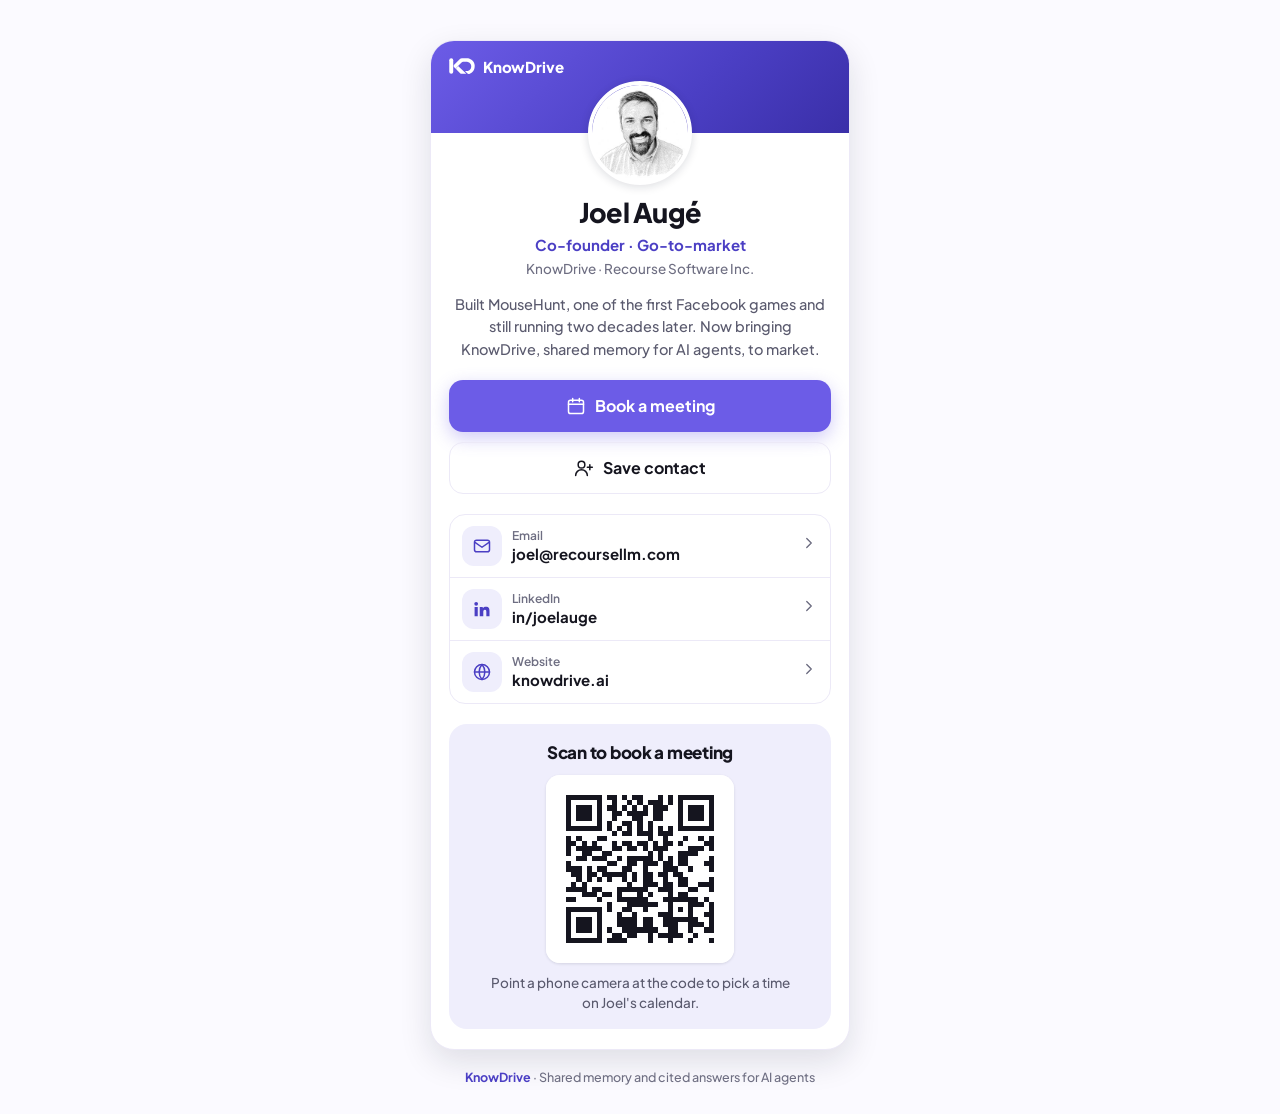
<file: docs/joelauge/index.html>
<!DOCTYPE html>
<html lang="en">
<head>
<meta charset="utf-8">
<meta name="viewport" content="width=device-width, initial-scale=1">
<title>Joel Augé · KnowDrive</title>
<meta name="description" content="Co-founder, Go-to-market at KnowDrive. Contact details and a link to book a meeting.">
<link rel="canonical" href="https://team.knowdrive.ai/joelauge/">
<meta name="color-scheme" content="light">
<meta name="theme-color" content="#fbfaff">
<meta property="og:type" content="profile">
<meta property="og:site_name" content="KnowDrive">
<meta property="og:title" content="Joel Augé · KnowDrive">
<meta property="og:description" content="Co-founder, Go-to-market at KnowDrive. Contact details and a link to book a meeting.">
<meta property="og:url" content="https://team.knowdrive.ai/joelauge/">
<meta property="og:image" content="https://team.knowdrive.ai/joelauge/portrait.jpg">
<meta name="twitter:card" content="summary">
<link rel="icon" type="image/svg+xml" href="../favicon.svg">
<link rel="preconnect" href="https://fonts.googleapis.com">
<link rel="preconnect" href="https://fonts.gstatic.com" crossorigin>
<link rel="stylesheet" href="https://fonts.googleapis.com/css2?family=Plus+Jakarta+Sans:wght@500;600;700;800&display=swap">
<link rel="stylesheet" href="../assets/card.css">
</head>
<body>
<main class="kds">
<article class="kds-card">
<div class="kds-band"><a class="kds-brand" href="https://knowdrive.ai/" aria-label="KnowDrive home"><img src="../assets/kd-mark-white.svg" alt="" width="29" height="18">KnowDrive</a></div>
<div class="kds-body">
<img class="kds-photo" src="portrait.jpg" alt="Portrait of Joel Augé" width="104" height="104">
<h1 class="kds-name">Joel Augé</h1>
<p class="kds-role">Co-founder · Go-to-market</p>
<p class="kds-org">KnowDrive · Recourse Software Inc.</p>
<p class="kds-bio">Built MouseHunt, one of the first Facebook games and still running two decades later. Now bringing KnowDrive, shared memory for AI agents, to market.</p>
<div class="kds-actions">
<a class="kds-btn kds-btn-primary" href="meet/"><svg viewBox="0 0 24 24" width="20" height="20" fill="none" stroke="currentColor" stroke-width="1.8" stroke-linecap="round" stroke-linejoin="round" aria-hidden="true"><rect x="3" y="5" width="18" height="16" rx="2.5"/><path d="M8 3v4M16 3v4M3 10h18"/></svg>Book a meeting</a>
<a class="kds-btn" href="joelauge.vcf" download="Joel-Auge.vcf"><svg viewBox="0 0 24 24" width="20" height="20" fill="none" stroke="currentColor" stroke-width="1.8" stroke-linecap="round" stroke-linejoin="round" aria-hidden="true"><circle cx="9" cy="8" r="4"/><path d="M2 21a7 7 0 0 1 14 0M19 8v6M16 11h6"/></svg>Save contact</a>
</div>
<ul class="kds-list">
<li><a class="kds-row" href="mailto:joel@recoursellm.com"><span class="kds-ico"><svg viewBox="0 0 24 24" width="20" height="20" fill="none" stroke="currentColor" stroke-width="1.8" stroke-linecap="round" stroke-linejoin="round" aria-hidden="true"><rect x="3" y="5" width="18" height="14" rx="2.5"/><path d="m4 8 8 5.5L20 8"/></svg></span><span class="kds-txt"><small>Email</small><b>joel@recoursellm.com</b></span><span class="kds-chev"><svg viewBox="0 0 24 24" width="18" height="18" fill="none" stroke="currentColor" stroke-width="1.8" stroke-linecap="round" stroke-linejoin="round" aria-hidden="true"><path d="m9 6 6 6-6 6"/></svg></span></a></li>
<li><a class="kds-row" href="https://www.linkedin.com/in/joelauge/" target="_blank" rel="noopener"><span class="kds-ico"><svg viewBox="0 0 24 24" width="20" height="20" fill="currentColor" aria-hidden="true"><path d="M5 3.5a2.25 2.25 0 1 1 0 4.5 2.25 2.25 0 0 1 0-4.5zM3.1 9.6h3.8v11H3.1zM9.3 9.6h3.65v1.5H13c.5-.95 1.75-1.8 3.6-1.8 3.85 0 4.4 2.4 4.4 5.6v5.7h-3.8v-5.05c0-1.2 0-2.75-1.7-2.75s-1.95 1.3-1.95 2.65v5.15H9.3z"/></svg></span><span class="kds-txt"><small>LinkedIn</small><b>in/joelauge</b></span><span class="kds-chev"><svg viewBox="0 0 24 24" width="18" height="18" fill="none" stroke="currentColor" stroke-width="1.8" stroke-linecap="round" stroke-linejoin="round" aria-hidden="true"><path d="m9 6 6 6-6 6"/></svg></span></a></li>
<li><a class="kds-row" href="https://knowdrive.ai/"><span class="kds-ico"><svg viewBox="0 0 24 24" width="20" height="20" fill="none" stroke="currentColor" stroke-width="1.8" stroke-linecap="round" stroke-linejoin="round" aria-hidden="true"><circle cx="12" cy="12" r="9"/><path d="M3 12h18M12 3a13.5 13.5 0 0 1 0 18 13.5 13.5 0 0 1 0-18z"/></svg></span><span class="kds-txt"><small>Website</small><b>knowdrive.ai</b></span><span class="kds-chev"><svg viewBox="0 0 24 24" width="18" height="18" fill="none" stroke="currentColor" stroke-width="1.8" stroke-linecap="round" stroke-linejoin="round" aria-hidden="true"><path d="m9 6 6 6-6 6"/></svg></span></a></li>
</ul>
<section class="kds-qr" aria-labelledby="kds-qr-h">
<h2 id="kds-qr-h">Scan to book a meeting</h2>
<button type="button" class="kds-qr-tile" id="kds-qr-open" aria-label="Enlarge the QR code"><svg xmlns="http://www.w3.org/2000/svg" viewBox="0 0 37 37" shape-rendering="crispEdges" role="img" aria-label="QR code: book a meeting with Joel Augé"><rect width="37" height="37" fill="#fff"/><path fill="#15151f" d="M4 4h7v1h-7zM12 4h2v1h-2zM15 4h1v1h-1zM17 4h2v1h-2zM22 4h1v1h-1zM24 4h1v1h-1zM26 4h7v1h-7zM4 5h1v1h-1zM10 5h1v1h-1zM13 5h1v1h-1zM16 5h1v1h-1zM18 5h1v1h-1zM20 5h3v1h-3zM24 5h1v1h-1zM26 5h1v1h-1zM32 5h1v1h-1zM4 6h1v1h-1zM6 6h3v1h-3zM10 6h1v1h-1zM12 6h2v1h-2zM15 6h1v1h-1zM17 6h1v1h-1zM19 6h1v1h-1zM21 6h3v1h-3zM26 6h1v1h-1zM28 6h3v1h-3zM32 6h1v1h-1zM4 7h1v1h-1zM6 7h3v1h-3zM10 7h1v1h-1zM13 7h2v1h-2zM16 7h4v1h-4zM21 7h2v1h-2zM26 7h1v1h-1zM28 7h3v1h-3zM32 7h1v1h-1zM4 8h1v1h-1zM6 8h3v1h-3zM10 8h1v1h-1zM13 8h1v1h-1zM17 8h2v1h-2zM21 8h2v1h-2zM26 8h1v1h-1zM28 8h3v1h-3zM32 8h1v1h-1zM4 9h1v1h-1zM10 9h1v1h-1zM12 9h1v1h-1zM15 9h2v1h-2zM18 9h1v1h-1zM20 9h1v1h-1zM26 9h1v1h-1zM32 9h1v1h-1zM4 10h7v1h-7zM12 10h1v1h-1zM14 10h1v1h-1zM16 10h1v1h-1zM18 10h1v1h-1zM20 10h1v1h-1zM22 10h1v1h-1zM24 10h1v1h-1zM26 10h7v1h-7zM13 11h1v1h-1zM15 11h2v1h-2zM18 11h3v1h-3zM22 11h3v1h-3zM4 12h1v1h-1zM6 12h1v1h-1zM10 12h2v1h-2zM20 12h1v1h-1zM23 12h1v1h-1zM27 12h1v1h-1zM30 12h1v1h-1zM32 12h1v1h-1zM4 13h2v1h-2zM7 13h1v1h-1zM9 13h1v1h-1zM13 13h1v1h-1zM15 13h2v1h-2zM18 13h2v1h-2zM21 13h1v1h-1zM23 13h2v1h-2zM26 13h1v1h-1zM31 13h2v1h-2zM4 14h1v1h-1zM6 14h5v1h-5zM13 14h2v1h-2zM16 14h2v1h-2zM19 14h1v1h-1zM21 14h3v1h-3zM28 14h3v1h-3zM32 14h1v1h-1zM4 15h1v1h-1zM7 15h2v1h-2zM11 15h2v1h-2zM20 15h1v1h-1zM22 15h1v1h-1zM26 15h4v1h-4zM6 16h2v1h-2zM9 16h3v1h-3zM14 16h1v1h-1zM16 16h5v1h-5zM22 16h1v1h-1zM24 16h1v1h-1zM26 16h2v1h-2zM32 16h1v1h-1zM4 17h1v1h-1zM12 17h2v1h-2zM16 17h2v1h-2zM19 17h3v1h-3zM23 17h2v1h-2zM26 17h2v1h-2zM31 17h2v1h-2zM4 18h3v1h-3zM8 18h1v1h-1zM10 18h2v1h-2zM15 18h2v1h-2zM19 18h1v1h-1zM23 18h3v1h-3zM28 18h1v1h-1zM32 18h1v1h-1zM5 19h2v1h-2zM8 19h2v1h-2zM11 19h5v1h-5zM17 19h1v1h-1zM19 19h2v1h-2zM22 19h2v1h-2zM25 19h2v1h-2zM6 20h1v1h-1zM8 20h1v1h-1zM10 20h1v1h-1zM12 20h1v1h-1zM15 20h1v1h-1zM17 20h1v1h-1zM19 20h2v1h-2zM23 20h1v1h-1zM26 20h2v1h-2zM32 20h1v1h-1zM5 21h1v1h-1zM7 21h1v1h-1zM16 21h1v1h-1zM19 21h3v1h-3zM23 21h2v1h-2zM26 21h2v1h-2zM30 21h3v1h-3zM4 22h4v1h-4zM9 22h2v1h-2zM14 22h6v1h-6zM22 22h3v1h-3zM28 22h2v1h-2zM32 22h1v1h-1zM7 23h3v1h-3zM11 23h2v1h-2zM14 23h1v1h-1zM18 23h1v1h-1zM20 23h1v1h-1zM24 23h1v1h-1zM26 23h2v1h-2zM4 24h2v1h-2zM10 24h1v1h-1zM14 24h6v1h-6zM23 24h7v1h-7zM31 24h1v1h-1zM12 25h1v1h-1zM16 25h6v1h-6zM24 25h1v1h-1zM28 25h3v1h-3zM32 25h1v1h-1zM4 26h7v1h-7zM12 26h1v1h-1zM15 26h2v1h-2zM19 26h1v1h-1zM24 26h1v1h-1zM26 26h1v1h-1zM28 26h1v1h-1zM32 26h1v1h-1zM4 27h1v1h-1zM10 27h1v1h-1zM14 27h1v1h-1zM17 27h1v1h-1zM22 27h3v1h-3zM28 27h1v1h-1zM31 27h2v1h-2zM4 28h1v1h-1zM6 28h3v1h-3zM10 28h1v1h-1zM14 28h4v1h-4zM19 28h2v1h-2zM23 28h7v1h-7zM32 28h1v1h-1zM4 29h1v1h-1zM6 29h3v1h-3zM10 29h1v1h-1zM14 29h4v1h-4zM19 29h2v1h-2zM23 29h3v1h-3zM28 29h3v1h-3zM32 29h1v1h-1zM4 30h1v1h-1zM6 30h3v1h-3zM10 30h1v1h-1zM12 30h1v1h-1zM15 30h7v1h-7zM24 30h2v1h-2zM28 30h1v1h-1zM31 30h2v1h-2zM4 31h1v1h-1zM10 31h1v1h-1zM13 31h2v1h-2zM16 31h2v1h-2zM20 31h1v1h-1zM22 31h5v1h-5zM29 31h1v1h-1zM4 32h7v1h-7zM12 32h4v1h-4zM20 32h1v1h-1zM24 32h1v1h-1zM28 32h1v1h-1zM32 32h1v1h-1z"/></svg></button>
<p>Point a phone camera at the code to pick a time on Joel's calendar.</p>
</section>
</div>
</article>
<p class="kds-foot"><a href="https://knowdrive.ai/">KnowDrive</a> · Shared memory and cited answers for AI agents</p>
<dialog class="kds-dialog" id="kds-qr-dialog" aria-label="QR code: book a meeting with Joel Augé">
<svg xmlns="http://www.w3.org/2000/svg" viewBox="0 0 37 37" shape-rendering="crispEdges" role="img" aria-label="QR code: book a meeting with Joel Augé"><rect width="37" height="37" fill="#fff"/><path fill="#15151f" d="M4 4h7v1h-7zM12 4h2v1h-2zM15 4h1v1h-1zM17 4h2v1h-2zM22 4h1v1h-1zM24 4h1v1h-1zM26 4h7v1h-7zM4 5h1v1h-1zM10 5h1v1h-1zM13 5h1v1h-1zM16 5h1v1h-1zM18 5h1v1h-1zM20 5h3v1h-3zM24 5h1v1h-1zM26 5h1v1h-1zM32 5h1v1h-1zM4 6h1v1h-1zM6 6h3v1h-3zM10 6h1v1h-1zM12 6h2v1h-2zM15 6h1v1h-1zM17 6h1v1h-1zM19 6h1v1h-1zM21 6h3v1h-3zM26 6h1v1h-1zM28 6h3v1h-3zM32 6h1v1h-1zM4 7h1v1h-1zM6 7h3v1h-3zM10 7h1v1h-1zM13 7h2v1h-2zM16 7h4v1h-4zM21 7h2v1h-2zM26 7h1v1h-1zM28 7h3v1h-3zM32 7h1v1h-1zM4 8h1v1h-1zM6 8h3v1h-3zM10 8h1v1h-1zM13 8h1v1h-1zM17 8h2v1h-2zM21 8h2v1h-2zM26 8h1v1h-1zM28 8h3v1h-3zM32 8h1v1h-1zM4 9h1v1h-1zM10 9h1v1h-1zM12 9h1v1h-1zM15 9h2v1h-2zM18 9h1v1h-1zM20 9h1v1h-1zM26 9h1v1h-1zM32 9h1v1h-1zM4 10h7v1h-7zM12 10h1v1h-1zM14 10h1v1h-1zM16 10h1v1h-1zM18 10h1v1h-1zM20 10h1v1h-1zM22 10h1v1h-1zM24 10h1v1h-1zM26 10h7v1h-7zM13 11h1v1h-1zM15 11h2v1h-2zM18 11h3v1h-3zM22 11h3v1h-3zM4 12h1v1h-1zM6 12h1v1h-1zM10 12h2v1h-2zM20 12h1v1h-1zM23 12h1v1h-1zM27 12h1v1h-1zM30 12h1v1h-1zM32 12h1v1h-1zM4 13h2v1h-2zM7 13h1v1h-1zM9 13h1v1h-1zM13 13h1v1h-1zM15 13h2v1h-2zM18 13h2v1h-2zM21 13h1v1h-1zM23 13h2v1h-2zM26 13h1v1h-1zM31 13h2v1h-2zM4 14h1v1h-1zM6 14h5v1h-5zM13 14h2v1h-2zM16 14h2v1h-2zM19 14h1v1h-1zM21 14h3v1h-3zM28 14h3v1h-3zM32 14h1v1h-1zM4 15h1v1h-1zM7 15h2v1h-2zM11 15h2v1h-2zM20 15h1v1h-1zM22 15h1v1h-1zM26 15h4v1h-4zM6 16h2v1h-2zM9 16h3v1h-3zM14 16h1v1h-1zM16 16h5v1h-5zM22 16h1v1h-1zM24 16h1v1h-1zM26 16h2v1h-2zM32 16h1v1h-1zM4 17h1v1h-1zM12 17h2v1h-2zM16 17h2v1h-2zM19 17h3v1h-3zM23 17h2v1h-2zM26 17h2v1h-2zM31 17h2v1h-2zM4 18h3v1h-3zM8 18h1v1h-1zM10 18h2v1h-2zM15 18h2v1h-2zM19 18h1v1h-1zM23 18h3v1h-3zM28 18h1v1h-1zM32 18h1v1h-1zM5 19h2v1h-2zM8 19h2v1h-2zM11 19h5v1h-5zM17 19h1v1h-1zM19 19h2v1h-2zM22 19h2v1h-2zM25 19h2v1h-2zM6 20h1v1h-1zM8 20h1v1h-1zM10 20h1v1h-1zM12 20h1v1h-1zM15 20h1v1h-1zM17 20h1v1h-1zM19 20h2v1h-2zM23 20h1v1h-1zM26 20h2v1h-2zM32 20h1v1h-1zM5 21h1v1h-1zM7 21h1v1h-1zM16 21h1v1h-1zM19 21h3v1h-3zM23 21h2v1h-2zM26 21h2v1h-2zM30 21h3v1h-3zM4 22h4v1h-4zM9 22h2v1h-2zM14 22h6v1h-6zM22 22h3v1h-3zM28 22h2v1h-2zM32 22h1v1h-1zM7 23h3v1h-3zM11 23h2v1h-2zM14 23h1v1h-1zM18 23h1v1h-1zM20 23h1v1h-1zM24 23h1v1h-1zM26 23h2v1h-2zM4 24h2v1h-2zM10 24h1v1h-1zM14 24h6v1h-6zM23 24h7v1h-7zM31 24h1v1h-1zM12 25h1v1h-1zM16 25h6v1h-6zM24 25h1v1h-1zM28 25h3v1h-3zM32 25h1v1h-1zM4 26h7v1h-7zM12 26h1v1h-1zM15 26h2v1h-2zM19 26h1v1h-1zM24 26h1v1h-1zM26 26h1v1h-1zM28 26h1v1h-1zM32 26h1v1h-1zM4 27h1v1h-1zM10 27h1v1h-1zM14 27h1v1h-1zM17 27h1v1h-1zM22 27h3v1h-3zM28 27h1v1h-1zM31 27h2v1h-2zM4 28h1v1h-1zM6 28h3v1h-3zM10 28h1v1h-1zM14 28h4v1h-4zM19 28h2v1h-2zM23 28h7v1h-7zM32 28h1v1h-1zM4 29h1v1h-1zM6 29h3v1h-3zM10 29h1v1h-1zM14 29h4v1h-4zM19 29h2v1h-2zM23 29h3v1h-3zM28 29h3v1h-3zM32 29h1v1h-1zM4 30h1v1h-1zM6 30h3v1h-3zM10 30h1v1h-1zM12 30h1v1h-1zM15 30h7v1h-7zM24 30h2v1h-2zM28 30h1v1h-1zM31 30h2v1h-2zM4 31h1v1h-1zM10 31h1v1h-1zM13 31h2v1h-2zM16 31h2v1h-2zM20 31h1v1h-1zM22 31h5v1h-5zM29 31h1v1h-1zM4 32h7v1h-7zM12 32h4v1h-4zM20 32h1v1h-1zM24 32h1v1h-1zM28 32h1v1h-1zM32 32h1v1h-1z"/></svg>
<b>Book a meeting with Joel</b><span>Scan with a phone camera</span>
<button type="button">Close</button>
</dialog>
</main>
<script>(function(){var d=document.getElementById('kds-qr-dialog'),o=document.getElementById('kds-qr-open');if(!d||!o||!d.showModal)return;o.addEventListener('click',function(){d.showModal()});d.addEventListener('click',function(){d.close()})})();</script>
<script type="application/ld+json">{"@context":"https://schema.org","@type":"Person","name":"Joel Augé","jobTitle":"Co-founder, Go-to-market","worksFor":{"@type":"Organization","name":"KnowDrive","url":"https://knowdrive.ai/"},"url":"https://team.knowdrive.ai/joelauge/","image":"https://team.knowdrive.ai/joelauge/portrait.jpg","sameAs":"https://www.linkedin.com/in/joelauge/"}</script>
</body>
</html>
</file>
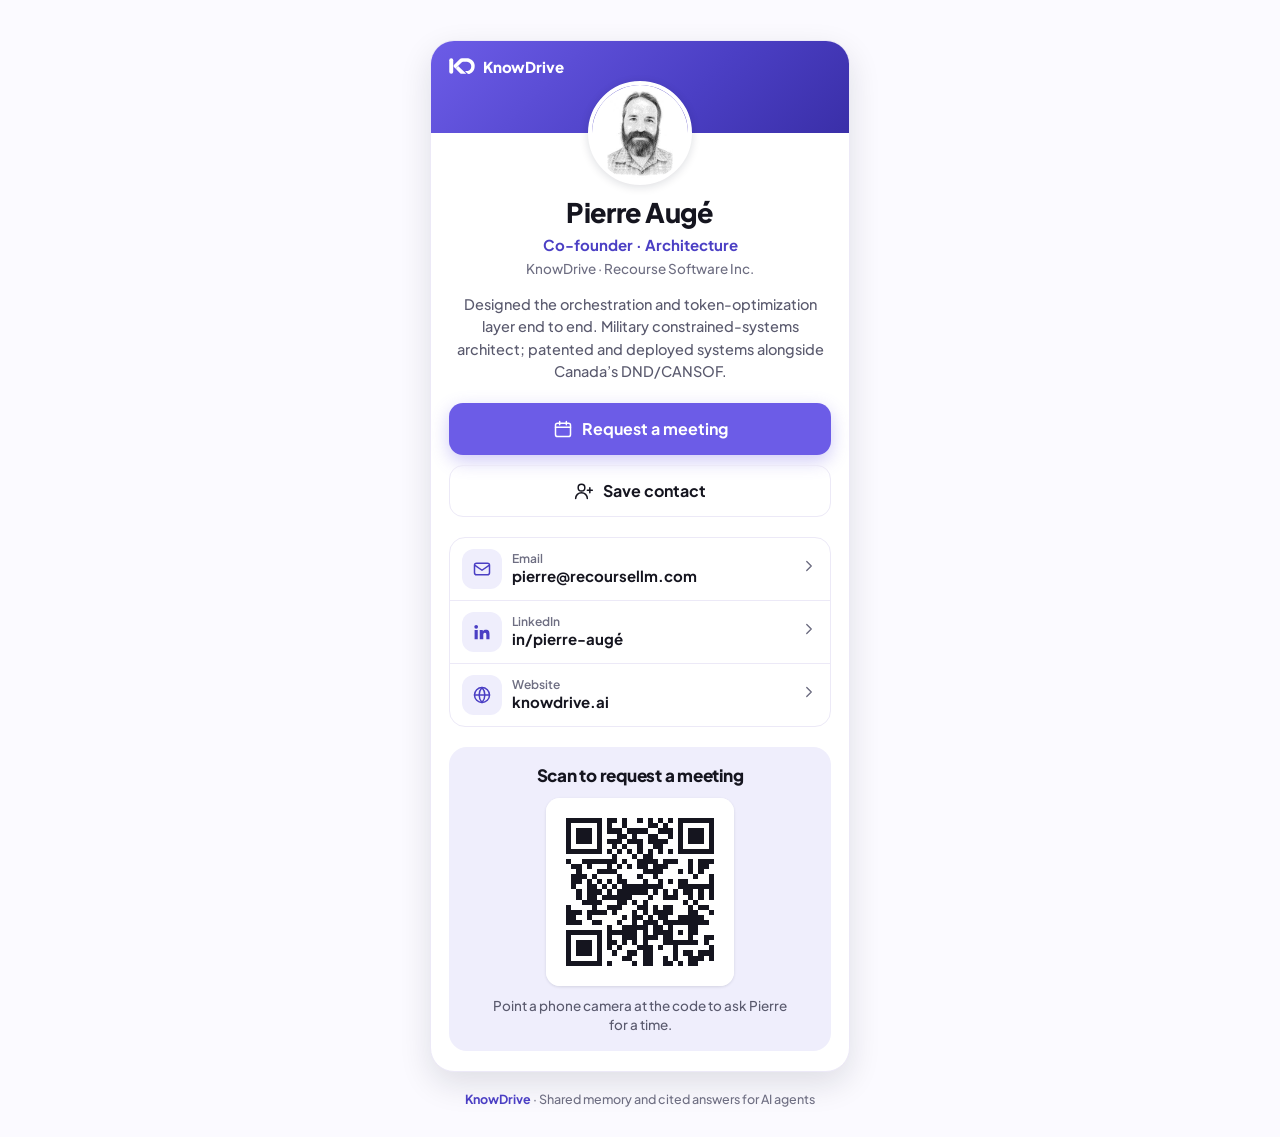
<file: docs/pierreauge/index.html>
<!DOCTYPE html>
<html lang="en">
<head>
<meta charset="utf-8">
<meta name="viewport" content="width=device-width, initial-scale=1">
<title>Pierre Augé · KnowDrive</title>
<meta name="description" content="Co-founder, Architecture at KnowDrive. Contact details and a link to request a meeting.">
<link rel="canonical" href="https://team.knowdrive.ai/pierreauge/">
<meta name="color-scheme" content="light">
<meta name="theme-color" content="#fbfaff">
<meta property="og:type" content="profile">
<meta property="og:site_name" content="KnowDrive">
<meta property="og:title" content="Pierre Augé · KnowDrive">
<meta property="og:description" content="Co-founder, Architecture at KnowDrive. Contact details and a link to request a meeting.">
<meta property="og:url" content="https://team.knowdrive.ai/pierreauge/">
<meta property="og:image" content="https://team.knowdrive.ai/pierreauge/portrait.jpg">
<meta name="twitter:card" content="summary">
<link rel="icon" type="image/svg+xml" href="../favicon.svg">
<link rel="preconnect" href="https://fonts.googleapis.com">
<link rel="preconnect" href="https://fonts.gstatic.com" crossorigin>
<link rel="stylesheet" href="https://fonts.googleapis.com/css2?family=Plus+Jakarta+Sans:wght@500;600;700;800&display=swap">
<link rel="stylesheet" href="../assets/card.css">
</head>
<body>
<main class="kds">
<article class="kds-card">
<div class="kds-band"><a class="kds-brand" href="https://knowdrive.ai/" aria-label="KnowDrive home"><img src="../assets/kd-mark-white.svg" alt="" width="29" height="18">KnowDrive</a></div>
<div class="kds-body">
<img class="kds-photo" src="portrait.jpg" alt="Portrait of Pierre Augé" width="104" height="104">
<h1 class="kds-name">Pierre Augé</h1>
<p class="kds-role">Co-founder · Architecture</p>
<p class="kds-org">KnowDrive · Recourse Software Inc.</p>
<p class="kds-bio">Designed the orchestration and token-optimization layer end to end. Military constrained-systems architect; patented and deployed systems alongside Canada’s DND/CANSOF.</p>
<div class="kds-actions">
<a class="kds-btn kds-btn-primary" href="meet/"><svg viewBox="0 0 24 24" width="20" height="20" fill="none" stroke="currentColor" stroke-width="1.8" stroke-linecap="round" stroke-linejoin="round" aria-hidden="true"><rect x="3" y="5" width="18" height="16" rx="2.5"/><path d="M8 3v4M16 3v4M3 10h18"/></svg>Request a meeting</a>
<a class="kds-btn" href="pierreauge.vcf" download="Pierre-Auge.vcf"><svg viewBox="0 0 24 24" width="20" height="20" fill="none" stroke="currentColor" stroke-width="1.8" stroke-linecap="round" stroke-linejoin="round" aria-hidden="true"><circle cx="9" cy="8" r="4"/><path d="M2 21a7 7 0 0 1 14 0M19 8v6M16 11h6"/></svg>Save contact</a>
</div>
<ul class="kds-list">
<li><a class="kds-row" href="mailto:pierre@recoursellm.com"><span class="kds-ico"><svg viewBox="0 0 24 24" width="20" height="20" fill="none" stroke="currentColor" stroke-width="1.8" stroke-linecap="round" stroke-linejoin="round" aria-hidden="true"><rect x="3" y="5" width="18" height="14" rx="2.5"/><path d="m4 8 8 5.5L20 8"/></svg></span><span class="kds-txt"><small>Email</small><b>pierre@recoursellm.com</b></span><span class="kds-chev"><svg viewBox="0 0 24 24" width="18" height="18" fill="none" stroke="currentColor" stroke-width="1.8" stroke-linecap="round" stroke-linejoin="round" aria-hidden="true"><path d="m9 6 6 6-6 6"/></svg></span></a></li>
<li><a class="kds-row" href="https://www.linkedin.com/in/pierre-aug%C3%A9-820740376/" target="_blank" rel="noopener"><span class="kds-ico"><svg viewBox="0 0 24 24" width="20" height="20" fill="currentColor" aria-hidden="true"><path d="M5 3.5a2.25 2.25 0 1 1 0 4.5 2.25 2.25 0 0 1 0-4.5zM3.1 9.6h3.8v11H3.1zM9.3 9.6h3.65v1.5H13c.5-.95 1.75-1.8 3.6-1.8 3.85 0 4.4 2.4 4.4 5.6v5.7h-3.8v-5.05c0-1.2 0-2.75-1.7-2.75s-1.95 1.3-1.95 2.65v5.15H9.3z"/></svg></span><span class="kds-txt"><small>LinkedIn</small><b>in/pierre-augé</b></span><span class="kds-chev"><svg viewBox="0 0 24 24" width="18" height="18" fill="none" stroke="currentColor" stroke-width="1.8" stroke-linecap="round" stroke-linejoin="round" aria-hidden="true"><path d="m9 6 6 6-6 6"/></svg></span></a></li>
<li><a class="kds-row" href="https://knowdrive.ai/"><span class="kds-ico"><svg viewBox="0 0 24 24" width="20" height="20" fill="none" stroke="currentColor" stroke-width="1.8" stroke-linecap="round" stroke-linejoin="round" aria-hidden="true"><circle cx="12" cy="12" r="9"/><path d="M3 12h18M12 3a13.5 13.5 0 0 1 0 18 13.5 13.5 0 0 1 0-18z"/></svg></span><span class="kds-txt"><small>Website</small><b>knowdrive.ai</b></span><span class="kds-chev"><svg viewBox="0 0 24 24" width="18" height="18" fill="none" stroke="currentColor" stroke-width="1.8" stroke-linecap="round" stroke-linejoin="round" aria-hidden="true"><path d="m9 6 6 6-6 6"/></svg></span></a></li>
</ul>
<section class="kds-qr" aria-labelledby="kds-qr-h">
<h2 id="kds-qr-h">Scan to request a meeting</h2>
<button type="button" class="kds-qr-tile" id="kds-qr-open" aria-label="Enlarge the QR code"><svg xmlns="http://www.w3.org/2000/svg" viewBox="0 0 37 37" shape-rendering="crispEdges" role="img" aria-label="QR code: request a meeting with Pierre Augé"><rect width="37" height="37" fill="#fff"/><path fill="#15151f" d="M4 4h7v1h-7zM12 4h2v1h-2zM15 4h1v1h-1zM18 4h1v1h-1zM20 4h1v1h-1zM22 4h1v1h-1zM24 4h1v1h-1zM26 4h7v1h-7zM4 5h1v1h-1zM10 5h1v1h-1zM12 5h1v1h-1zM15 5h1v1h-1zM20 5h2v1h-2zM23 5h1v1h-1zM26 5h1v1h-1zM32 5h1v1h-1zM4 6h1v1h-1zM6 6h3v1h-3zM10 6h1v1h-1zM12 6h3v1h-3zM16 6h4v1h-4zM22 6h3v1h-3zM26 6h1v1h-1zM28 6h3v1h-3zM32 6h1v1h-1zM4 7h1v1h-1zM6 7h3v1h-3zM10 7h1v1h-1zM14 7h2v1h-2zM17 7h1v1h-1zM20 7h2v1h-2zM24 7h1v1h-1zM26 7h1v1h-1zM28 7h3v1h-3zM32 7h1v1h-1zM4 8h1v1h-1zM6 8h3v1h-3zM10 8h1v1h-1zM12 8h3v1h-3zM16 8h3v1h-3zM20 8h4v1h-4zM26 8h1v1h-1zM28 8h3v1h-3zM32 8h1v1h-1zM4 9h1v1h-1zM10 9h1v1h-1zM13 9h1v1h-1zM15 9h1v1h-1zM18 9h1v1h-1zM21 9h2v1h-2zM26 9h1v1h-1zM32 9h1v1h-1zM4 10h7v1h-7zM12 10h1v1h-1zM14 10h1v1h-1zM16 10h1v1h-1zM18 10h1v1h-1zM20 10h1v1h-1zM22 10h1v1h-1zM24 10h1v1h-1zM26 10h7v1h-7zM13 11h1v1h-1zM17 11h1v1h-1zM19 11h2v1h-2zM4 12h1v1h-1zM7 12h7v1h-7zM15 12h1v1h-1zM18 12h4v1h-4zM23 12h3v1h-3zM28 12h1v1h-1zM30 12h3v1h-3zM5 13h2v1h-2zM8 13h1v1h-1zM12 13h1v1h-1zM14 13h1v1h-1zM16 13h1v1h-1zM18 13h2v1h-2zM21 13h3v1h-3zM28 13h1v1h-1zM30 13h2v1h-2zM6 14h1v1h-1zM10 14h4v1h-4zM19 14h4v1h-4zM26 14h1v1h-1zM28 14h1v1h-1zM30 14h1v1h-1zM5 15h3v1h-3zM9 15h1v1h-1zM14 15h1v1h-1zM18 15h1v1h-1zM21 15h1v1h-1zM29 15h1v1h-1zM32 15h1v1h-1zM5 16h2v1h-2zM8 16h1v1h-1zM10 16h1v1h-1zM12 16h1v1h-1zM14 16h2v1h-2zM19 16h1v1h-1zM22 16h1v1h-1zM24 16h1v1h-1zM26 16h2v1h-2zM32 16h1v1h-1zM5 17h1v1h-1zM8 17h2v1h-2zM11 17h1v1h-1zM13 17h1v1h-1zM15 17h8v1h-8zM26 17h7v1h-7zM6 18h1v1h-1zM8 18h3v1h-3zM12 18h1v1h-1zM14 18h6v1h-6zM21 18h1v1h-1zM23 18h1v1h-1zM25 18h1v1h-1zM27 18h2v1h-2zM30 18h1v1h-1zM32 18h1v1h-1zM6 19h1v1h-1zM8 19h2v1h-2zM11 19h6v1h-6zM20 19h1v1h-1zM23 19h3v1h-3zM28 19h1v1h-1zM30 19h1v1h-1zM32 19h1v1h-1zM7 20h4v1h-4zM14 20h2v1h-2zM17 20h1v1h-1zM19 20h1v1h-1zM27 20h1v1h-1zM29 20h1v1h-1zM4 21h1v1h-1zM9 21h1v1h-1zM12 21h3v1h-3zM18 21h2v1h-2zM21 21h1v1h-1zM23 21h2v1h-2zM28 21h1v1h-1zM30 21h2v1h-2zM4 22h3v1h-3zM8 22h4v1h-4zM13 22h1v1h-1zM17 22h1v1h-1zM19 22h1v1h-1zM21 22h4v1h-4zM28 22h2v1h-2zM32 22h1v1h-1zM4 23h2v1h-2zM8 23h1v1h-1zM15 23h1v1h-1zM17 23h2v1h-2zM20 23h1v1h-1zM22 23h2v1h-2zM26 23h5v1h-5zM4 24h3v1h-3zM9 24h2v1h-2zM14 24h1v1h-1zM17 24h1v1h-1zM19 24h3v1h-3zM23 24h9v1h-9zM12 25h1v1h-1zM15 25h5v1h-5zM21 25h2v1h-2zM24 25h1v1h-1zM28 25h2v1h-2zM4 26h7v1h-7zM12 26h6v1h-6zM19 26h1v1h-1zM21 26h4v1h-4zM26 26h1v1h-1zM28 26h2v1h-2zM4 27h1v1h-1zM10 27h1v1h-1zM12 27h1v1h-1zM15 27h3v1h-3zM19 27h3v1h-3zM23 27h2v1h-2zM28 27h1v1h-1zM31 27h2v1h-2zM4 28h1v1h-1zM6 28h3v1h-3zM10 28h1v1h-1zM12 28h2v1h-2zM15 28h1v1h-1zM17 28h1v1h-1zM19 28h1v1h-1zM23 28h7v1h-7zM31 28h1v1h-1zM4 29h1v1h-1zM6 29h3v1h-3zM10 29h1v1h-1zM12 29h1v1h-1zM14 29h1v1h-1zM18 29h3v1h-3zM22 29h1v1h-1zM25 29h1v1h-1zM32 29h1v1h-1zM4 30h1v1h-1zM6 30h3v1h-3zM10 30h1v1h-1zM13 30h1v1h-1zM16 30h2v1h-2zM19 30h2v1h-2zM25 30h1v1h-1zM27 30h2v1h-2zM30 30h3v1h-3zM4 31h1v1h-1zM10 31h1v1h-1zM15 31h2v1h-2zM19 31h2v1h-2zM23 31h1v1h-1zM25 31h1v1h-1zM28 31h3v1h-3zM32 31h1v1h-1zM4 32h7v1h-7zM12 32h1v1h-1zM17 32h1v1h-1zM19 32h2v1h-2zM23 32h2v1h-2zM26 32h1v1h-1zM28 32h2v1h-2z"/></svg></button>
<p>Point a phone camera at the code to ask Pierre for a time.</p>
</section>
</div>
</article>
<p class="kds-foot"><a href="https://knowdrive.ai/">KnowDrive</a> · Shared memory and cited answers for AI agents</p>
<dialog class="kds-dialog" id="kds-qr-dialog" aria-label="QR code: request a meeting with Pierre Augé">
<svg xmlns="http://www.w3.org/2000/svg" viewBox="0 0 37 37" shape-rendering="crispEdges" role="img" aria-label="QR code: request a meeting with Pierre Augé"><rect width="37" height="37" fill="#fff"/><path fill="#15151f" d="M4 4h7v1h-7zM12 4h2v1h-2zM15 4h1v1h-1zM18 4h1v1h-1zM20 4h1v1h-1zM22 4h1v1h-1zM24 4h1v1h-1zM26 4h7v1h-7zM4 5h1v1h-1zM10 5h1v1h-1zM12 5h1v1h-1zM15 5h1v1h-1zM20 5h2v1h-2zM23 5h1v1h-1zM26 5h1v1h-1zM32 5h1v1h-1zM4 6h1v1h-1zM6 6h3v1h-3zM10 6h1v1h-1zM12 6h3v1h-3zM16 6h4v1h-4zM22 6h3v1h-3zM26 6h1v1h-1zM28 6h3v1h-3zM32 6h1v1h-1zM4 7h1v1h-1zM6 7h3v1h-3zM10 7h1v1h-1zM14 7h2v1h-2zM17 7h1v1h-1zM20 7h2v1h-2zM24 7h1v1h-1zM26 7h1v1h-1zM28 7h3v1h-3zM32 7h1v1h-1zM4 8h1v1h-1zM6 8h3v1h-3zM10 8h1v1h-1zM12 8h3v1h-3zM16 8h3v1h-3zM20 8h4v1h-4zM26 8h1v1h-1zM28 8h3v1h-3zM32 8h1v1h-1zM4 9h1v1h-1zM10 9h1v1h-1zM13 9h1v1h-1zM15 9h1v1h-1zM18 9h1v1h-1zM21 9h2v1h-2zM26 9h1v1h-1zM32 9h1v1h-1zM4 10h7v1h-7zM12 10h1v1h-1zM14 10h1v1h-1zM16 10h1v1h-1zM18 10h1v1h-1zM20 10h1v1h-1zM22 10h1v1h-1zM24 10h1v1h-1zM26 10h7v1h-7zM13 11h1v1h-1zM17 11h1v1h-1zM19 11h2v1h-2zM4 12h1v1h-1zM7 12h7v1h-7zM15 12h1v1h-1zM18 12h4v1h-4zM23 12h3v1h-3zM28 12h1v1h-1zM30 12h3v1h-3zM5 13h2v1h-2zM8 13h1v1h-1zM12 13h1v1h-1zM14 13h1v1h-1zM16 13h1v1h-1zM18 13h2v1h-2zM21 13h3v1h-3zM28 13h1v1h-1zM30 13h2v1h-2zM6 14h1v1h-1zM10 14h4v1h-4zM19 14h4v1h-4zM26 14h1v1h-1zM28 14h1v1h-1zM30 14h1v1h-1zM5 15h3v1h-3zM9 15h1v1h-1zM14 15h1v1h-1zM18 15h1v1h-1zM21 15h1v1h-1zM29 15h1v1h-1zM32 15h1v1h-1zM5 16h2v1h-2zM8 16h1v1h-1zM10 16h1v1h-1zM12 16h1v1h-1zM14 16h2v1h-2zM19 16h1v1h-1zM22 16h1v1h-1zM24 16h1v1h-1zM26 16h2v1h-2zM32 16h1v1h-1zM5 17h1v1h-1zM8 17h2v1h-2zM11 17h1v1h-1zM13 17h1v1h-1zM15 17h8v1h-8zM26 17h7v1h-7zM6 18h1v1h-1zM8 18h3v1h-3zM12 18h1v1h-1zM14 18h6v1h-6zM21 18h1v1h-1zM23 18h1v1h-1zM25 18h1v1h-1zM27 18h2v1h-2zM30 18h1v1h-1zM32 18h1v1h-1zM6 19h1v1h-1zM8 19h2v1h-2zM11 19h6v1h-6zM20 19h1v1h-1zM23 19h3v1h-3zM28 19h1v1h-1zM30 19h1v1h-1zM32 19h1v1h-1zM7 20h4v1h-4zM14 20h2v1h-2zM17 20h1v1h-1zM19 20h1v1h-1zM27 20h1v1h-1zM29 20h1v1h-1zM4 21h1v1h-1zM9 21h1v1h-1zM12 21h3v1h-3zM18 21h2v1h-2zM21 21h1v1h-1zM23 21h2v1h-2zM28 21h1v1h-1zM30 21h2v1h-2zM4 22h3v1h-3zM8 22h4v1h-4zM13 22h1v1h-1zM17 22h1v1h-1zM19 22h1v1h-1zM21 22h4v1h-4zM28 22h2v1h-2zM32 22h1v1h-1zM4 23h2v1h-2zM8 23h1v1h-1zM15 23h1v1h-1zM17 23h2v1h-2zM20 23h1v1h-1zM22 23h2v1h-2zM26 23h5v1h-5zM4 24h3v1h-3zM9 24h2v1h-2zM14 24h1v1h-1zM17 24h1v1h-1zM19 24h3v1h-3zM23 24h9v1h-9zM12 25h1v1h-1zM15 25h5v1h-5zM21 25h2v1h-2zM24 25h1v1h-1zM28 25h2v1h-2zM4 26h7v1h-7zM12 26h6v1h-6zM19 26h1v1h-1zM21 26h4v1h-4zM26 26h1v1h-1zM28 26h2v1h-2zM4 27h1v1h-1zM10 27h1v1h-1zM12 27h1v1h-1zM15 27h3v1h-3zM19 27h3v1h-3zM23 27h2v1h-2zM28 27h1v1h-1zM31 27h2v1h-2zM4 28h1v1h-1zM6 28h3v1h-3zM10 28h1v1h-1zM12 28h2v1h-2zM15 28h1v1h-1zM17 28h1v1h-1zM19 28h1v1h-1zM23 28h7v1h-7zM31 28h1v1h-1zM4 29h1v1h-1zM6 29h3v1h-3zM10 29h1v1h-1zM12 29h1v1h-1zM14 29h1v1h-1zM18 29h3v1h-3zM22 29h1v1h-1zM25 29h1v1h-1zM32 29h1v1h-1zM4 30h1v1h-1zM6 30h3v1h-3zM10 30h1v1h-1zM13 30h1v1h-1zM16 30h2v1h-2zM19 30h2v1h-2zM25 30h1v1h-1zM27 30h2v1h-2zM30 30h3v1h-3zM4 31h1v1h-1zM10 31h1v1h-1zM15 31h2v1h-2zM19 31h2v1h-2zM23 31h1v1h-1zM25 31h1v1h-1zM28 31h3v1h-3zM32 31h1v1h-1zM4 32h7v1h-7zM12 32h1v1h-1zM17 32h1v1h-1zM19 32h2v1h-2zM23 32h2v1h-2zM26 32h1v1h-1zM28 32h2v1h-2z"/></svg>
<b>Request a meeting with Pierre</b><span>Scan with a phone camera</span>
<button type="button">Close</button>
</dialog>
</main>
<script>(function(){var d=document.getElementById('kds-qr-dialog'),o=document.getElementById('kds-qr-open');if(!d||!o||!d.showModal)return;o.addEventListener('click',function(){d.showModal()});d.addEventListener('click',function(){d.close()})})();</script>
<script type="application/ld+json">{"@context":"https://schema.org","@type":"Person","name":"Pierre Augé","jobTitle":"Co-founder, Architecture","worksFor":{"@type":"Organization","name":"KnowDrive","url":"https://knowdrive.ai/"},"url":"https://team.knowdrive.ai/pierreauge/","image":"https://team.knowdrive.ai/pierreauge/portrait.jpg","sameAs":"https://www.linkedin.com/in/pierre-aug%C3%A9-820740376/"}</script>
</body>
</html>
</file>
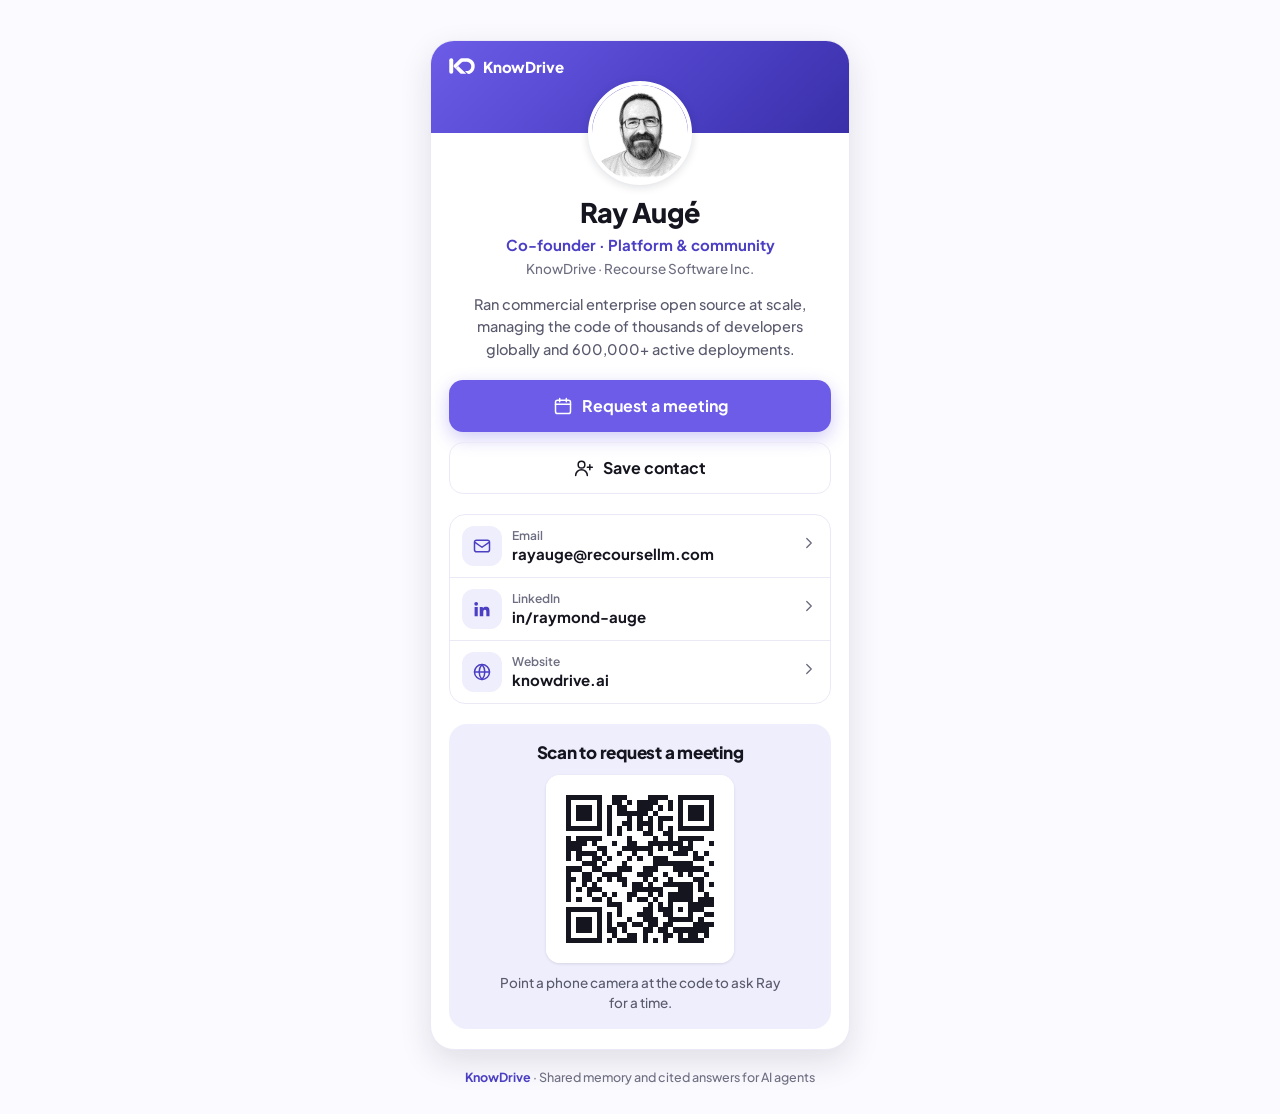
<file: docs/rayauge/index.html>
<!DOCTYPE html>
<html lang="en">
<head>
<meta charset="utf-8">
<meta name="viewport" content="width=device-width, initial-scale=1">
<title>Ray Augé · KnowDrive</title>
<meta name="description" content="Co-founder, Platform &amp; community at KnowDrive. Contact details and a link to request a meeting.">
<link rel="canonical" href="https://team.knowdrive.ai/rayauge/">
<meta name="color-scheme" content="light">
<meta name="theme-color" content="#fbfaff">
<meta property="og:type" content="profile">
<meta property="og:site_name" content="KnowDrive">
<meta property="og:title" content="Ray Augé · KnowDrive">
<meta property="og:description" content="Co-founder, Platform &amp; community at KnowDrive. Contact details and a link to request a meeting.">
<meta property="og:url" content="https://team.knowdrive.ai/rayauge/">
<meta property="og:image" content="https://team.knowdrive.ai/rayauge/portrait.jpg">
<meta name="twitter:card" content="summary">
<link rel="icon" type="image/svg+xml" href="../favicon.svg">
<link rel="preconnect" href="https://fonts.googleapis.com">
<link rel="preconnect" href="https://fonts.gstatic.com" crossorigin>
<link rel="stylesheet" href="https://fonts.googleapis.com/css2?family=Plus+Jakarta+Sans:wght@500;600;700;800&display=swap">
<link rel="stylesheet" href="../assets/card.css">
</head>
<body>
<main class="kds">
<article class="kds-card">
<div class="kds-band"><a class="kds-brand" href="https://knowdrive.ai/" aria-label="KnowDrive home"><img src="../assets/kd-mark-white.svg" alt="" width="29" height="18">KnowDrive</a></div>
<div class="kds-body">
<img class="kds-photo" src="portrait.jpg" alt="Portrait of Ray Augé" width="104" height="104">
<h1 class="kds-name">Ray Augé</h1>
<p class="kds-role">Co-founder · Platform &amp; community</p>
<p class="kds-org">KnowDrive · Recourse Software Inc.</p>
<p class="kds-bio">Ran commercial enterprise open source at scale, managing the code of thousands of developers globally and 600,000+ active deployments.</p>
<div class="kds-actions">
<a class="kds-btn kds-btn-primary" href="meet/"><svg viewBox="0 0 24 24" width="20" height="20" fill="none" stroke="currentColor" stroke-width="1.8" stroke-linecap="round" stroke-linejoin="round" aria-hidden="true"><rect x="3" y="5" width="18" height="16" rx="2.5"/><path d="M8 3v4M16 3v4M3 10h18"/></svg>Request a meeting</a>
<a class="kds-btn" href="rayauge.vcf" download="Ray-Auge.vcf"><svg viewBox="0 0 24 24" width="20" height="20" fill="none" stroke="currentColor" stroke-width="1.8" stroke-linecap="round" stroke-linejoin="round" aria-hidden="true"><circle cx="9" cy="8" r="4"/><path d="M2 21a7 7 0 0 1 14 0M19 8v6M16 11h6"/></svg>Save contact</a>
</div>
<ul class="kds-list">
<li><a class="kds-row" href="mailto:rayauge@recoursellm.com"><span class="kds-ico"><svg viewBox="0 0 24 24" width="20" height="20" fill="none" stroke="currentColor" stroke-width="1.8" stroke-linecap="round" stroke-linejoin="round" aria-hidden="true"><rect x="3" y="5" width="18" height="14" rx="2.5"/><path d="m4 8 8 5.5L20 8"/></svg></span><span class="kds-txt"><small>Email</small><b>rayauge@recoursellm.com</b></span><span class="kds-chev"><svg viewBox="0 0 24 24" width="18" height="18" fill="none" stroke="currentColor" stroke-width="1.8" stroke-linecap="round" stroke-linejoin="round" aria-hidden="true"><path d="m9 6 6 6-6 6"/></svg></span></a></li>
<li><a class="kds-row" href="https://www.linkedin.com/in/raymond-auge/" target="_blank" rel="noopener"><span class="kds-ico"><svg viewBox="0 0 24 24" width="20" height="20" fill="currentColor" aria-hidden="true"><path d="M5 3.5a2.25 2.25 0 1 1 0 4.5 2.25 2.25 0 0 1 0-4.5zM3.1 9.6h3.8v11H3.1zM9.3 9.6h3.65v1.5H13c.5-.95 1.75-1.8 3.6-1.8 3.85 0 4.4 2.4 4.4 5.6v5.7h-3.8v-5.05c0-1.2 0-2.75-1.7-2.75s-1.95 1.3-1.95 2.65v5.15H9.3z"/></svg></span><span class="kds-txt"><small>LinkedIn</small><b>in/raymond-auge</b></span><span class="kds-chev"><svg viewBox="0 0 24 24" width="18" height="18" fill="none" stroke="currentColor" stroke-width="1.8" stroke-linecap="round" stroke-linejoin="round" aria-hidden="true"><path d="m9 6 6 6-6 6"/></svg></span></a></li>
<li><a class="kds-row" href="https://knowdrive.ai/"><span class="kds-ico"><svg viewBox="0 0 24 24" width="20" height="20" fill="none" stroke="currentColor" stroke-width="1.8" stroke-linecap="round" stroke-linejoin="round" aria-hidden="true"><circle cx="12" cy="12" r="9"/><path d="M3 12h18M12 3a13.5 13.5 0 0 1 0 18 13.5 13.5 0 0 1 0-18z"/></svg></span><span class="kds-txt"><small>Website</small><b>knowdrive.ai</b></span><span class="kds-chev"><svg viewBox="0 0 24 24" width="18" height="18" fill="none" stroke="currentColor" stroke-width="1.8" stroke-linecap="round" stroke-linejoin="round" aria-hidden="true"><path d="m9 6 6 6-6 6"/></svg></span></a></li>
</ul>
<section class="kds-qr" aria-labelledby="kds-qr-h">
<h2 id="kds-qr-h">Scan to request a meeting</h2>
<button type="button" class="kds-qr-tile" id="kds-qr-open" aria-label="Enlarge the QR code"><svg xmlns="http://www.w3.org/2000/svg" viewBox="0 0 37 37" shape-rendering="crispEdges" role="img" aria-label="QR code: request a meeting with Ray Augé"><rect width="37" height="37" fill="#fff"/><path fill="#15151f" d="M4 4h7v1h-7zM13 4h3v1h-3zM20 4h4v1h-4zM26 4h7v1h-7zM4 5h1v1h-1zM10 5h1v1h-1zM13 5h2v1h-2zM16 5h1v1h-1zM18 5h4v1h-4zM24 5h1v1h-1zM26 5h1v1h-1zM32 5h1v1h-1zM4 6h1v1h-1zM6 6h3v1h-3zM10 6h1v1h-1zM12 6h1v1h-1zM14 6h2v1h-2zM18 6h3v1h-3zM22 6h1v1h-1zM24 6h1v1h-1zM26 6h1v1h-1zM28 6h3v1h-3zM32 6h1v1h-1zM4 7h1v1h-1zM6 7h3v1h-3zM10 7h1v1h-1zM12 7h1v1h-1zM14 7h6v1h-6zM21 7h1v1h-1zM26 7h1v1h-1zM28 7h3v1h-3zM32 7h1v1h-1zM4 8h1v1h-1zM6 8h3v1h-3zM10 8h1v1h-1zM12 8h1v1h-1zM16 8h1v1h-1zM18 8h1v1h-1zM20 8h1v1h-1zM22 8h3v1h-3zM26 8h1v1h-1zM28 8h3v1h-3zM32 8h1v1h-1zM4 9h1v1h-1zM10 9h1v1h-1zM12 9h1v1h-1zM15 9h2v1h-2zM18 9h3v1h-3zM22 9h1v1h-1zM26 9h1v1h-1zM32 9h1v1h-1zM4 10h7v1h-7zM12 10h1v1h-1zM14 10h1v1h-1zM16 10h1v1h-1zM18 10h1v1h-1zM20 10h1v1h-1zM22 10h1v1h-1zM24 10h1v1h-1zM26 10h7v1h-7zM12 11h1v1h-1zM14 11h1v1h-1zM19 11h2v1h-2zM23 11h2v1h-2zM4 12h1v1h-1zM6 12h5v1h-5zM16 12h1v1h-1zM21 12h1v1h-1zM24 12h1v1h-1zM26 12h5v1h-5zM4 13h4v1h-4zM9 13h1v1h-1zM13 13h1v1h-1zM16 13h2v1h-2zM20 13h7v1h-7zM28 13h1v1h-1zM32 13h1v1h-1zM4 14h3v1h-3zM10 14h2v1h-2zM15 14h6v1h-6zM22 14h1v1h-1zM24 14h1v1h-1zM26 14h3v1h-3zM4 15h1v1h-1zM6 15h4v1h-4zM11 15h1v1h-1zM14 15h1v1h-1zM17 15h1v1h-1zM20 15h1v1h-1zM25 15h3v1h-3zM29 15h1v1h-1zM31 15h1v1h-1zM4 16h1v1h-1zM6 16h1v1h-1zM9 16h2v1h-2zM12 16h1v1h-1zM16 16h1v1h-1zM18 16h1v1h-1zM21 16h3v1h-3zM29 16h2v1h-2zM7 17h3v1h-3zM11 17h1v1h-1zM15 17h1v1h-1zM21 17h8v1h-8zM32 17h1v1h-1zM4 18h3v1h-3zM9 18h2v1h-2zM14 18h3v1h-3zM19 18h3v1h-3zM25 18h6v1h-6zM4 19h1v1h-1zM7 19h2v1h-2zM11 19h4v1h-4zM18 19h3v1h-3zM23 19h1v1h-1zM26 19h1v1h-1zM28 19h1v1h-1zM31 19h1v1h-1zM4 20h2v1h-2zM7 20h2v1h-2zM10 20h1v1h-1zM12 20h1v1h-1zM14 20h2v1h-2zM19 20h1v1h-1zM21 20h1v1h-1zM24 20h1v1h-1zM29 20h2v1h-2zM4 21h1v1h-1zM7 21h1v1h-1zM9 21h1v1h-1zM15 21h1v1h-1zM17 21h2v1h-2zM20 21h1v1h-1zM23 21h6v1h-6zM30 21h1v1h-1zM32 21h1v1h-1zM4 22h1v1h-1zM6 22h1v1h-1zM8 22h3v1h-3zM17 22h6v1h-6zM26 22h3v1h-3zM30 22h1v1h-1zM4 23h1v1h-1zM8 23h1v1h-1zM11 23h1v1h-1zM13 23h1v1h-1zM16 23h2v1h-2zM20 23h1v1h-1zM22 23h1v1h-1zM24 23h5v1h-5zM31 23h1v1h-1zM4 24h1v1h-1zM6 24h1v1h-1zM9 24h2v1h-2zM12 24h1v1h-1zM16 24h1v1h-1zM18 24h2v1h-2zM21 24h1v1h-1zM24 24h5v1h-5zM30 24h3v1h-3zM12 25h3v1h-3zM20 25h1v1h-1zM22 25h1v1h-1zM24 25h1v1h-1zM28 25h5v1h-5zM4 26h7v1h-7zM14 26h1v1h-1zM19 26h2v1h-2zM22 26h3v1h-3zM26 26h1v1h-1zM28 26h3v1h-3zM4 27h1v1h-1zM10 27h1v1h-1zM12 27h1v1h-1zM14 27h1v1h-1zM18 27h3v1h-3zM23 27h2v1h-2zM28 27h1v1h-1zM31 27h2v1h-2zM4 28h1v1h-1zM6 28h3v1h-3zM10 28h1v1h-1zM12 28h1v1h-1zM16 28h1v1h-1zM19 28h3v1h-3zM24 28h5v1h-5zM30 28h1v1h-1zM4 29h1v1h-1zM6 29h3v1h-3zM10 29h1v1h-1zM12 29h1v1h-1zM14 29h2v1h-2zM17 29h2v1h-2zM20 29h2v1h-2zM23 29h2v1h-2zM29 29h4v1h-4zM4 30h1v1h-1zM6 30h3v1h-3zM10 30h1v1h-1zM12 30h2v1h-2zM15 30h1v1h-1zM19 30h2v1h-2zM22 30h2v1h-2zM25 30h7v1h-7zM4 31h1v1h-1zM10 31h1v1h-1zM13 31h1v1h-1zM16 31h2v1h-2zM19 31h1v1h-1zM23 31h2v1h-2zM26 31h1v1h-1zM28 31h2v1h-2zM31 31h1v1h-1zM4 32h7v1h-7zM12 32h1v1h-1zM14 32h4v1h-4zM19 32h1v1h-1zM21 32h1v1h-1zM23 32h1v1h-1zM26 32h5v1h-5z"/></svg></button>
<p>Point a phone camera at the code to ask Ray for a time.</p>
</section>
</div>
</article>
<p class="kds-foot"><a href="https://knowdrive.ai/">KnowDrive</a> · Shared memory and cited answers for AI agents</p>
<dialog class="kds-dialog" id="kds-qr-dialog" aria-label="QR code: request a meeting with Ray Augé">
<svg xmlns="http://www.w3.org/2000/svg" viewBox="0 0 37 37" shape-rendering="crispEdges" role="img" aria-label="QR code: request a meeting with Ray Augé"><rect width="37" height="37" fill="#fff"/><path fill="#15151f" d="M4 4h7v1h-7zM13 4h3v1h-3zM20 4h4v1h-4zM26 4h7v1h-7zM4 5h1v1h-1zM10 5h1v1h-1zM13 5h2v1h-2zM16 5h1v1h-1zM18 5h4v1h-4zM24 5h1v1h-1zM26 5h1v1h-1zM32 5h1v1h-1zM4 6h1v1h-1zM6 6h3v1h-3zM10 6h1v1h-1zM12 6h1v1h-1zM14 6h2v1h-2zM18 6h3v1h-3zM22 6h1v1h-1zM24 6h1v1h-1zM26 6h1v1h-1zM28 6h3v1h-3zM32 6h1v1h-1zM4 7h1v1h-1zM6 7h3v1h-3zM10 7h1v1h-1zM12 7h1v1h-1zM14 7h6v1h-6zM21 7h1v1h-1zM26 7h1v1h-1zM28 7h3v1h-3zM32 7h1v1h-1zM4 8h1v1h-1zM6 8h3v1h-3zM10 8h1v1h-1zM12 8h1v1h-1zM16 8h1v1h-1zM18 8h1v1h-1zM20 8h1v1h-1zM22 8h3v1h-3zM26 8h1v1h-1zM28 8h3v1h-3zM32 8h1v1h-1zM4 9h1v1h-1zM10 9h1v1h-1zM12 9h1v1h-1zM15 9h2v1h-2zM18 9h3v1h-3zM22 9h1v1h-1zM26 9h1v1h-1zM32 9h1v1h-1zM4 10h7v1h-7zM12 10h1v1h-1zM14 10h1v1h-1zM16 10h1v1h-1zM18 10h1v1h-1zM20 10h1v1h-1zM22 10h1v1h-1zM24 10h1v1h-1zM26 10h7v1h-7zM12 11h1v1h-1zM14 11h1v1h-1zM19 11h2v1h-2zM23 11h2v1h-2zM4 12h1v1h-1zM6 12h5v1h-5zM16 12h1v1h-1zM21 12h1v1h-1zM24 12h1v1h-1zM26 12h5v1h-5zM4 13h4v1h-4zM9 13h1v1h-1zM13 13h1v1h-1zM16 13h2v1h-2zM20 13h7v1h-7zM28 13h1v1h-1zM32 13h1v1h-1zM4 14h3v1h-3zM10 14h2v1h-2zM15 14h6v1h-6zM22 14h1v1h-1zM24 14h1v1h-1zM26 14h3v1h-3zM4 15h1v1h-1zM6 15h4v1h-4zM11 15h1v1h-1zM14 15h1v1h-1zM17 15h1v1h-1zM20 15h1v1h-1zM25 15h3v1h-3zM29 15h1v1h-1zM31 15h1v1h-1zM4 16h1v1h-1zM6 16h1v1h-1zM9 16h2v1h-2zM12 16h1v1h-1zM16 16h1v1h-1zM18 16h1v1h-1zM21 16h3v1h-3zM29 16h2v1h-2zM7 17h3v1h-3zM11 17h1v1h-1zM15 17h1v1h-1zM21 17h8v1h-8zM32 17h1v1h-1zM4 18h3v1h-3zM9 18h2v1h-2zM14 18h3v1h-3zM19 18h3v1h-3zM25 18h6v1h-6zM4 19h1v1h-1zM7 19h2v1h-2zM11 19h4v1h-4zM18 19h3v1h-3zM23 19h1v1h-1zM26 19h1v1h-1zM28 19h1v1h-1zM31 19h1v1h-1zM4 20h2v1h-2zM7 20h2v1h-2zM10 20h1v1h-1zM12 20h1v1h-1zM14 20h2v1h-2zM19 20h1v1h-1zM21 20h1v1h-1zM24 20h1v1h-1zM29 20h2v1h-2zM4 21h1v1h-1zM7 21h1v1h-1zM9 21h1v1h-1zM15 21h1v1h-1zM17 21h2v1h-2zM20 21h1v1h-1zM23 21h6v1h-6zM30 21h1v1h-1zM32 21h1v1h-1zM4 22h1v1h-1zM6 22h1v1h-1zM8 22h3v1h-3zM17 22h6v1h-6zM26 22h3v1h-3zM30 22h1v1h-1zM4 23h1v1h-1zM8 23h1v1h-1zM11 23h1v1h-1zM13 23h1v1h-1zM16 23h2v1h-2zM20 23h1v1h-1zM22 23h1v1h-1zM24 23h5v1h-5zM31 23h1v1h-1zM4 24h1v1h-1zM6 24h1v1h-1zM9 24h2v1h-2zM12 24h1v1h-1zM16 24h1v1h-1zM18 24h2v1h-2zM21 24h1v1h-1zM24 24h5v1h-5zM30 24h3v1h-3zM12 25h3v1h-3zM20 25h1v1h-1zM22 25h1v1h-1zM24 25h1v1h-1zM28 25h5v1h-5zM4 26h7v1h-7zM14 26h1v1h-1zM19 26h2v1h-2zM22 26h3v1h-3zM26 26h1v1h-1zM28 26h3v1h-3zM4 27h1v1h-1zM10 27h1v1h-1zM12 27h1v1h-1zM14 27h1v1h-1zM18 27h3v1h-3zM23 27h2v1h-2zM28 27h1v1h-1zM31 27h2v1h-2zM4 28h1v1h-1zM6 28h3v1h-3zM10 28h1v1h-1zM12 28h1v1h-1zM16 28h1v1h-1zM19 28h3v1h-3zM24 28h5v1h-5zM30 28h1v1h-1zM4 29h1v1h-1zM6 29h3v1h-3zM10 29h1v1h-1zM12 29h1v1h-1zM14 29h2v1h-2zM17 29h2v1h-2zM20 29h2v1h-2zM23 29h2v1h-2zM29 29h4v1h-4zM4 30h1v1h-1zM6 30h3v1h-3zM10 30h1v1h-1zM12 30h2v1h-2zM15 30h1v1h-1zM19 30h2v1h-2zM22 30h2v1h-2zM25 30h7v1h-7zM4 31h1v1h-1zM10 31h1v1h-1zM13 31h1v1h-1zM16 31h2v1h-2zM19 31h1v1h-1zM23 31h2v1h-2zM26 31h1v1h-1zM28 31h2v1h-2zM31 31h1v1h-1zM4 32h7v1h-7zM12 32h1v1h-1zM14 32h4v1h-4zM19 32h1v1h-1zM21 32h1v1h-1zM23 32h1v1h-1zM26 32h5v1h-5z"/></svg>
<b>Request a meeting with Ray</b><span>Scan with a phone camera</span>
<button type="button">Close</button>
</dialog>
</main>
<script>(function(){var d=document.getElementById('kds-qr-dialog'),o=document.getElementById('kds-qr-open');if(!d||!o||!d.showModal)return;o.addEventListener('click',function(){d.showModal()});d.addEventListener('click',function(){d.close()})})();</script>
<script type="application/ld+json">{"@context":"https://schema.org","@type":"Person","name":"Ray Augé","jobTitle":"Co-founder, Platform & community","worksFor":{"@type":"Organization","name":"KnowDrive","url":"https://knowdrive.ai/"},"url":"https://team.knowdrive.ai/rayauge/","image":"https://team.knowdrive.ai/rayauge/portrait.jpg","sameAs":"https://www.linkedin.com/in/raymond-auge/"}</script>
</body>
</html>
</file>
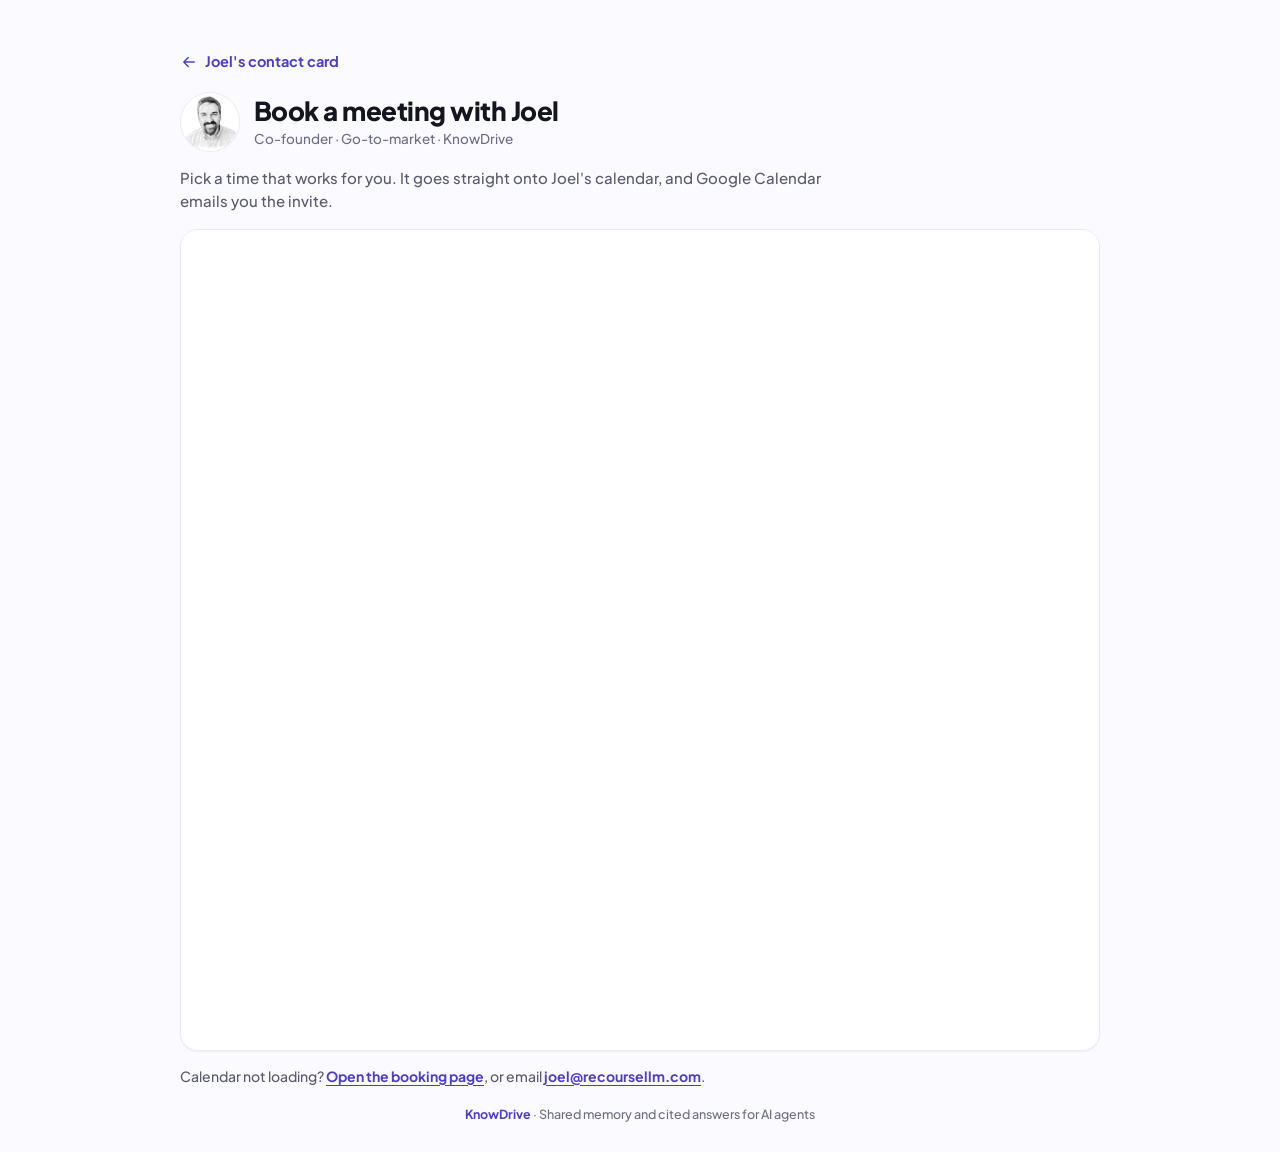
<file: docs/joelauge/meet/index.html>
<!DOCTYPE html>
<html lang="en">
<head>
<meta charset="utf-8">
<meta name="viewport" content="width=device-width, initial-scale=1">
<title>Book a meeting with Joel Augé</title>
<meta name="description" content="Pick a time on Joel's calendar. Co-founder, Go-to-market at KnowDrive.">
<link rel="canonical" href="https://team.knowdrive.ai/joelauge/meet/">
<meta name="color-scheme" content="light">
<meta name="theme-color" content="#fbfaff">
<meta property="og:type" content="profile">
<meta property="og:site_name" content="KnowDrive">
<meta property="og:title" content="Book a meeting with Joel Augé">
<meta property="og:description" content="Pick a time on Joel's calendar. Co-founder, Go-to-market at KnowDrive.">
<meta property="og:url" content="https://team.knowdrive.ai/joelauge/meet/">
<meta property="og:image" content="https://team.knowdrive.ai/joelauge/portrait.jpg">
<meta name="twitter:card" content="summary">
<link rel="icon" type="image/svg+xml" href="../../favicon.svg">
<link rel="preconnect" href="https://fonts.googleapis.com">
<link rel="preconnect" href="https://fonts.gstatic.com" crossorigin>
<link rel="stylesheet" href="https://fonts.googleapis.com/css2?family=Plus+Jakarta+Sans:wght@500;600;700;800&display=swap">
<link rel="stylesheet" href="../../assets/card.css">
</head>
<body>
<main class="kds">
<nav class="kds-top"><a class="kds-back" href="../"><svg viewBox="0 0 24 24" width="18" height="18" fill="none" stroke="currentColor" stroke-width="1.8" stroke-linecap="round" stroke-linejoin="round" aria-hidden="true"><path d="M19 12H5M11 6l-6 6 6 6"/></svg>Joel's contact card</a></nav>
<article class="kds-meet">
<header class="kds-who">
<img src="../portrait.jpg" alt="" width="52" height="52">
<div><h1>Book a meeting with Joel</h1><p>Co-founder · Go-to-market · KnowDrive</p></div>
</header>
<p class="kds-lede">Pick a time that works for you. It goes straight onto Joel's calendar, and Google Calendar emails you the invite.</p>
<div class="kds-frame" style="--kds-fh:1320px;--kds-fh-wide:820px"><iframe src="https://calendar.google.com/calendar/appointments/schedules/AcZssZ0gf1kPAv3yWcLxJZsAnNlWdsy6bORUrgOAj4_p88FemB0vtVAiXtIcO2rGv6tEx-c1QDEpR6eP?gv=true" title="Pick a time with Joel Augé" loading="eager" referrerpolicy="strict-origin-when-cross-origin"></iframe></div>
<p class="kds-alt">Calendar not loading? <a href="https://calendar.google.com/calendar/appointments/schedules/AcZssZ0gf1kPAv3yWcLxJZsAnNlWdsy6bORUrgOAj4_p88FemB0vtVAiXtIcO2rGv6tEx-c1QDEpR6eP" target="_blank" rel="noopener">Open the booking page</a>, or email <a href="mailto:joel@recoursellm.com?subject=Meeting%20request">joel@recoursellm.com</a>.</p>
</article>
<p class="kds-foot"><a href="https://knowdrive.ai/">KnowDrive</a> · Shared memory and cited answers for AI agents</p>
</main>
</body>
</html>
</file>
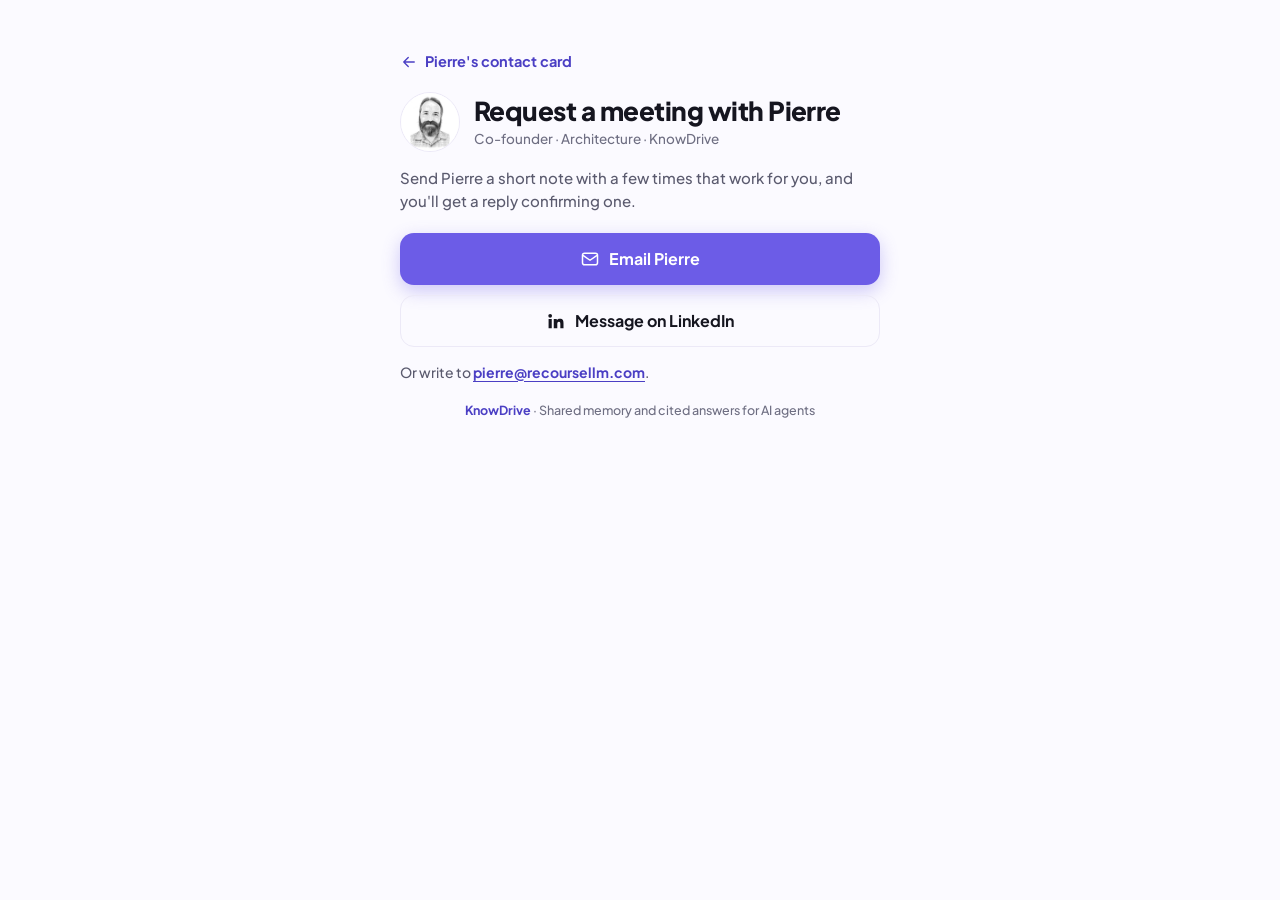
<file: docs/pierreauge/meet/index.html>
<!DOCTYPE html>
<html lang="en">
<head>
<meta charset="utf-8">
<meta name="viewport" content="width=device-width, initial-scale=1">
<title>Request a meeting with Pierre Augé</title>
<meta name="description" content="Ask Pierre for a meeting. Co-founder, Architecture at KnowDrive.">
<link rel="canonical" href="https://team.knowdrive.ai/pierreauge/meet/">
<meta name="color-scheme" content="light">
<meta name="theme-color" content="#fbfaff">
<meta property="og:type" content="profile">
<meta property="og:site_name" content="KnowDrive">
<meta property="og:title" content="Request a meeting with Pierre Augé">
<meta property="og:description" content="Ask Pierre for a meeting. Co-founder, Architecture at KnowDrive.">
<meta property="og:url" content="https://team.knowdrive.ai/pierreauge/meet/">
<meta property="og:image" content="https://team.knowdrive.ai/pierreauge/portrait.jpg">
<meta name="twitter:card" content="summary">
<link rel="icon" type="image/svg+xml" href="../../favicon.svg">
<link rel="preconnect" href="https://fonts.googleapis.com">
<link rel="preconnect" href="https://fonts.gstatic.com" crossorigin>
<link rel="stylesheet" href="https://fonts.googleapis.com/css2?family=Plus+Jakarta+Sans:wght@500;600;700;800&display=swap">
<link rel="stylesheet" href="../../assets/card.css">
</head>
<body>
<main class="kds">
<nav class="kds-top kds-narrow"><a class="kds-back" href="../"><svg viewBox="0 0 24 24" width="18" height="18" fill="none" stroke="currentColor" stroke-width="1.8" stroke-linecap="round" stroke-linejoin="round" aria-hidden="true"><path d="M19 12H5M11 6l-6 6 6 6"/></svg>Pierre's contact card</a></nav>
<article class="kds-meet kds-narrow">
<header class="kds-who">
<img src="../portrait.jpg" alt="" width="52" height="52">
<div><h1>Request a meeting with Pierre</h1><p>Co-founder · Architecture · KnowDrive</p></div>
</header>
<p class="kds-lede">Send Pierre a short note with a few times that work for you, and you'll get a reply confirming one.</p>
<div class="kds-actions">
<a class="kds-btn kds-btn-primary" href="mailto:pierre@recoursellm.com?subject=Meeting%20request&amp;body=Hi%20Pierre%2C%0D%0A%0D%0AI'd%20like%20to%20set%20up%20a%20meeting.%20A%20few%20times%20that%20work%20for%20me%3A%0D%0A%0D%0A-%20%0D%0A-%20%0D%0A-%20%0D%0A"><svg viewBox="0 0 24 24" width="20" height="20" fill="none" stroke="currentColor" stroke-width="1.8" stroke-linecap="round" stroke-linejoin="round" aria-hidden="true"><rect x="3" y="5" width="18" height="14" rx="2.5"/><path d="m4 8 8 5.5L20 8"/></svg>Email Pierre</a>
<a class="kds-btn" href="https://www.linkedin.com/in/pierre-aug%C3%A9-820740376/" target="_blank" rel="noopener"><svg viewBox="0 0 24 24" width="20" height="20" fill="currentColor" aria-hidden="true"><path d="M5 3.5a2.25 2.25 0 1 1 0 4.5 2.25 2.25 0 0 1 0-4.5zM3.1 9.6h3.8v11H3.1zM9.3 9.6h3.65v1.5H13c.5-.95 1.75-1.8 3.6-1.8 3.85 0 4.4 2.4 4.4 5.6v5.7h-3.8v-5.05c0-1.2 0-2.75-1.7-2.75s-1.95 1.3-1.95 2.65v5.15H9.3z"/></svg>Message on LinkedIn</a>
</div>
<p class="kds-alt">Or write to <a href="mailto:pierre@recoursellm.com">pierre@recoursellm.com</a>.</p>
</article>
<p class="kds-foot"><a href="https://knowdrive.ai/">KnowDrive</a> · Shared memory and cited answers for AI agents</p>
</main>
</body>
</html>
</file>
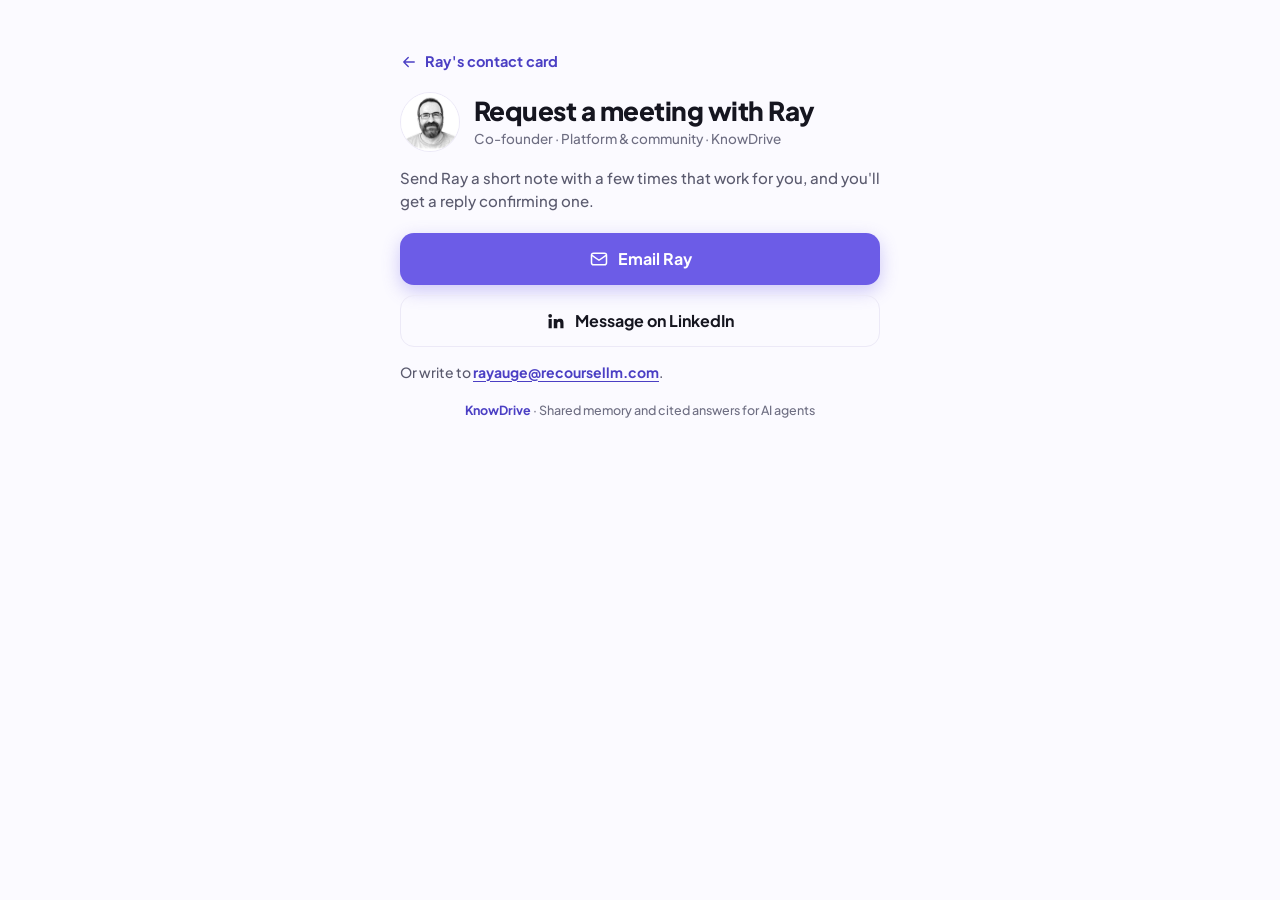
<file: docs/rayauge/meet/index.html>
<!DOCTYPE html>
<html lang="en">
<head>
<meta charset="utf-8">
<meta name="viewport" content="width=device-width, initial-scale=1">
<title>Request a meeting with Ray Augé</title>
<meta name="description" content="Ask Ray for a meeting. Co-founder, Platform &amp; community at KnowDrive.">
<link rel="canonical" href="https://team.knowdrive.ai/rayauge/meet/">
<meta name="color-scheme" content="light">
<meta name="theme-color" content="#fbfaff">
<meta property="og:type" content="profile">
<meta property="og:site_name" content="KnowDrive">
<meta property="og:title" content="Request a meeting with Ray Augé">
<meta property="og:description" content="Ask Ray for a meeting. Co-founder, Platform &amp; community at KnowDrive.">
<meta property="og:url" content="https://team.knowdrive.ai/rayauge/meet/">
<meta property="og:image" content="https://team.knowdrive.ai/rayauge/portrait.jpg">
<meta name="twitter:card" content="summary">
<link rel="icon" type="image/svg+xml" href="../../favicon.svg">
<link rel="preconnect" href="https://fonts.googleapis.com">
<link rel="preconnect" href="https://fonts.gstatic.com" crossorigin>
<link rel="stylesheet" href="https://fonts.googleapis.com/css2?family=Plus+Jakarta+Sans:wght@500;600;700;800&display=swap">
<link rel="stylesheet" href="../../assets/card.css">
</head>
<body>
<main class="kds">
<nav class="kds-top kds-narrow"><a class="kds-back" href="../"><svg viewBox="0 0 24 24" width="18" height="18" fill="none" stroke="currentColor" stroke-width="1.8" stroke-linecap="round" stroke-linejoin="round" aria-hidden="true"><path d="M19 12H5M11 6l-6 6 6 6"/></svg>Ray's contact card</a></nav>
<article class="kds-meet kds-narrow">
<header class="kds-who">
<img src="../portrait.jpg" alt="" width="52" height="52">
<div><h1>Request a meeting with Ray</h1><p>Co-founder · Platform &amp; community · KnowDrive</p></div>
</header>
<p class="kds-lede">Send Ray a short note with a few times that work for you, and you'll get a reply confirming one.</p>
<div class="kds-actions">
<a class="kds-btn kds-btn-primary" href="mailto:rayauge@recoursellm.com?subject=Meeting%20request&amp;body=Hi%20Ray%2C%0D%0A%0D%0AI'd%20like%20to%20set%20up%20a%20meeting.%20A%20few%20times%20that%20work%20for%20me%3A%0D%0A%0D%0A-%20%0D%0A-%20%0D%0A-%20%0D%0A"><svg viewBox="0 0 24 24" width="20" height="20" fill="none" stroke="currentColor" stroke-width="1.8" stroke-linecap="round" stroke-linejoin="round" aria-hidden="true"><rect x="3" y="5" width="18" height="14" rx="2.5"/><path d="m4 8 8 5.5L20 8"/></svg>Email Ray</a>
<a class="kds-btn" href="https://www.linkedin.com/in/raymond-auge/" target="_blank" rel="noopener"><svg viewBox="0 0 24 24" width="20" height="20" fill="currentColor" aria-hidden="true"><path d="M5 3.5a2.25 2.25 0 1 1 0 4.5 2.25 2.25 0 0 1 0-4.5zM3.1 9.6h3.8v11H3.1zM9.3 9.6h3.65v1.5H13c.5-.95 1.75-1.8 3.6-1.8 3.85 0 4.4 2.4 4.4 5.6v5.7h-3.8v-5.05c0-1.2 0-2.75-1.7-2.75s-1.95 1.3-1.95 2.65v5.15H9.3z"/></svg>Message on LinkedIn</a>
</div>
<p class="kds-alt">Or write to <a href="mailto:rayauge@recoursellm.com">rayauge@recoursellm.com</a>.</p>
</article>
<p class="kds-foot"><a href="https://knowdrive.ai/">KnowDrive</a> · Shared memory and cited answers for AI agents</p>
</main>
</body>
</html>
</file>
<file: docs/assets/card.css>
/* team.knowdrive.ai contact cards. Colours and type follow knowdrive.ai's
   light theme (Plus Jakarta Sans, KnowDrive purple). */
:root {
  --k-ink: #15151f;
  --k-body: #5a5a6e;
  --k-faint: #6e6e82;
  --k-line: #ece9f7;
  --k-card: #ffffff;
  --k-page: #fbfaff;
  --k-accent: #6c5ce7;
  --k-strong: #4b3fc4;
  --k-tint: #efeefc;
  --k-hover: #f4f3fb;
  --k-link: #4b3fc4;
  --k-font: 'Plus Jakarta Sans', system-ui, -apple-system, 'Segoe UI', Roboto, sans-serif;
}

*, *::before, *::after { box-sizing: border-box; }
html { -webkit-text-size-adjust: 100%; }
body {
  margin: 0;
  background: var(--k-page);
  color: var(--k-body);
  font: 500 16px/1.5 var(--k-font);
  -webkit-font-smoothing: antialiased;
}
a { color: inherit; text-decoration: none; -webkit-tap-highlight-color: transparent; }
:focus-visible { outline: 3px solid rgba(108, 92, 231, .45); outline-offset: 2px; }

.kds {
  min-height: 100vh;
  min-height: 100dvh;
  padding: 16px 16px 28px;
  display: flex;
  flex-direction: column;
  align-items: center;
}

/* --- The card --- */
.kds-card {
  width: 100%;
  max-width: 420px;
  background: var(--k-card);
  border: 1px solid var(--k-line);
  border-radius: 24px;
  box-shadow: 0 12px 32px rgba(15, 23, 42, .12);
  overflow: hidden;
}
.kds-band {
  height: 92px;
  padding: 16px 18px;
  background: linear-gradient(135deg, #6c5ce7 0%, #4b3fc4 62%, #3a2fa8 100%);
}
.kds-brand {
  display: inline-flex;
  align-items: center;
  gap: 8px;
  font: 800 15px/1 var(--k-font);
  letter-spacing: -.01em;
  color: #fff;
}
.kds-brand img { display: block; height: 18px; width: auto; }
.kds-body { padding: 0 18px 20px; text-align: center; }
.kds-photo {
  display: block;
  width: 104px;
  height: 104px;
  margin: -52px auto 0;
  border-radius: 50%;
  background: #fff;
  border: 4px solid var(--k-card);
  box-shadow: 0 2px 10px rgba(15, 23, 42, .14);
  object-fit: cover;
}
.kds-name { margin: 12px 0 0; font: 800 27px/1.15 var(--k-font); letter-spacing: -.025em; color: var(--k-ink); }
.kds-role { margin: 6px 0 0; font-size: 15px; font-weight: 700; color: var(--k-link); }
.kds-org { margin: 2px 0 0; font-size: 13.5px; color: var(--k-faint); }
.kds-bio { margin: 14px auto 0; max-width: 34ch; font-size: 14.5px; line-height: 1.55; }

.kds-actions { display: grid; gap: 10px; margin-top: 20px; }
.kds-btn {
  display: flex;
  align-items: center;
  justify-content: center;
  gap: 9px;
  min-height: 52px;
  padding: 0 18px;
  border-radius: 14px;
  border: 1.5px solid var(--k-line);
  background: transparent;
  font: 700 16px/1 var(--k-font);
  white-space: nowrap;
  color: var(--k-ink);
  transition: background .15s, transform .1s;
}
.kds-btn:hover { background: var(--k-hover); }
.kds-btn:active { transform: scale(.985); }
.kds-btn-primary {
  border-color: transparent;
  background: var(--k-accent);
  color: #fff;
  box-shadow: 0 6px 18px rgba(108, 92, 231, .32);
}
.kds-btn-primary:hover { background: var(--k-strong); }

.kds-list {
  list-style: none;
  margin: 20px 0 0;
  padding: 0;
  border: 1px solid var(--k-line);
  border-radius: 16px;
  overflow: hidden;
  text-align: left;
}
.kds-list li + li { border-top: 1px solid var(--k-line); }
.kds-row { display: flex; align-items: center; gap: 10px; min-height: 62px; padding: 10px 12px; transition: background .15s; }
.kds-row:hover { background: var(--k-hover); }
.kds-ico {
  flex: none;
  display: grid;
  place-items: center;
  width: 40px;
  height: 40px;
  border-radius: 12px;
  background: var(--k-tint);
  color: var(--k-link);
}
.kds-txt { flex: 1; min-width: 0; display: flex; flex-direction: column; }
.kds-txt small { font-size: 12px; font-weight: 600; line-height: 1.3; color: var(--k-faint); }
.kds-txt b { font-size: 15px; font-weight: 700; line-height: 1.35; color: var(--k-ink); overflow-wrap: anywhere; }
.kds-chev { flex: none; color: var(--k-faint); }

.kds-qr { margin-top: 20px; padding: 18px 16px 16px; border-radius: 18px; background: var(--k-tint); }
.kds-qr h2 { margin: 0; font: 800 17px/1.25 var(--k-font); letter-spacing: -.015em; color: var(--k-ink); }
.kds-qr p { margin: 10px auto 0; max-width: 30ch; font-size: 13.5px; line-height: 1.45; }
.kds-qr-tile {
  display: block;
  width: 188px;
  max-width: 100%;
  margin: 12px auto 0;
  padding: 0;
  border: 0;
  border-radius: 14px;
  background: #fff;
  box-shadow: 0 1px 3px rgba(15, 23, 42, .12);
  cursor: zoom-in;
  overflow: hidden;
  line-height: 0;
}
.kds-qr-tile svg, .kds-dialog svg { display: block; width: 100%; height: auto; }

.kds-foot { margin: 18px 0 0; font-size: 12.5px; text-align: center; color: var(--k-faint); }
.kds-foot a { font-weight: 700; color: var(--k-link); }

.kds-dialog {
  position: fixed;
  inset: 0;
  margin: auto;
  width: min(92vw, 440px);
  height: fit-content;
  max-width: none;
  max-height: 92vh;
  padding: 22px 22px 18px;
  border: 0;
  border-radius: 22px;
  background: #fff;
  color: var(--k-ink);
  text-align: center;
  font: 500 16px/1.5 var(--k-font);
}
.kds-dialog::backdrop { background: rgba(11, 11, 18, .72); }
.kds-dialog b { display: block; margin-top: 8px; font-size: 18px; font-weight: 800; letter-spacing: -.015em; }
.kds-dialog span { display: block; font-size: 13.5px; color: var(--k-body); }
.kds-dialog button {
  margin-top: 14px;
  min-height: 46px;
  width: 100%;
  border: 0;
  border-radius: 12px;
  background: #f0f0f4;
  font: 700 15px/1 var(--k-font);
  color: var(--k-ink);
  cursor: pointer;
}

/* --- The booking page --- */
.kds-top, .kds-meet { width: 100%; max-width: 920px; }
.kds-top { margin-bottom: 8px; }
/* The email-request version of the page has no calendar to make room for. */
.kds-top.kds-narrow, .kds-meet.kds-narrow { max-width: 480px; }
.kds-back { display: inline-flex; align-items: center; gap: 7px; min-height: 44px; font-size: 14.5px; font-weight: 700; color: var(--k-link); }
.kds-who { display: flex; align-items: center; gap: 14px; }
.kds-who img { flex: none; width: 52px; height: 52px; border-radius: 50%; background: #fff; border: 1px solid var(--k-line); object-fit: cover; }
.kds-who h1 { margin: 0; font: 800 21px/1.2 var(--k-font); letter-spacing: -.02em; color: var(--k-ink); }
.kds-who p { margin: 3px 0 0; font-size: 13.5px; color: var(--k-faint); }
.kds-lede { margin: 14px 0 0; max-width: 62ch; font-size: 15px; line-height: 1.55; }
.kds-frame {
  margin-top: 16px;
  border: 1px solid var(--k-line);
  border-radius: 18px;
  background: #fff;
  overflow: hidden;
  box-shadow: 0 1px 2px rgba(15, 23, 42, .05);
}
/* Google's booking page stacks into one tall column in a narrow frame and sits
   side by side in a wide one. A frame as tall as its content means the visitor
   scrolls the page, never a box inside the page. */
.kds-frame iframe { display: block; width: 100%; height: var(--kds-fh, 1320px); border: 0; background: #fff; }
.kds-alt { margin: 14px 0 0; font-size: 14px; line-height: 1.6; }
.kds-alt a { font-weight: 700; color: var(--k-link); text-decoration: underline; text-underline-offset: 3px; }

@media (min-width: 560px) {
  .kds { padding-top: 40px; }
  .kds-who h1 { font-size: 26px; }
  .kds-who img { width: 60px; height: 60px; }
}
@media (min-width: 880px) {
  .kds-frame iframe { height: var(--kds-fh-wide, 820px); }
}
/* On narrow phones the row's arrow gives its space to the address, so a work
   email stays on one line. */
@media (max-width: 379px) {
  .kds-chev { display: none; }
}
@media (max-width: 359px) {
  .kds { padding-left: 10px; padding-right: 10px; }
  .kds-body { padding-left: 14px; padding-right: 14px; }
  .kds-txt b { font-size: 14px; }
}
@media (prefers-reduced-motion: reduce) {
  * { transition: none !important; }
}
</file>
